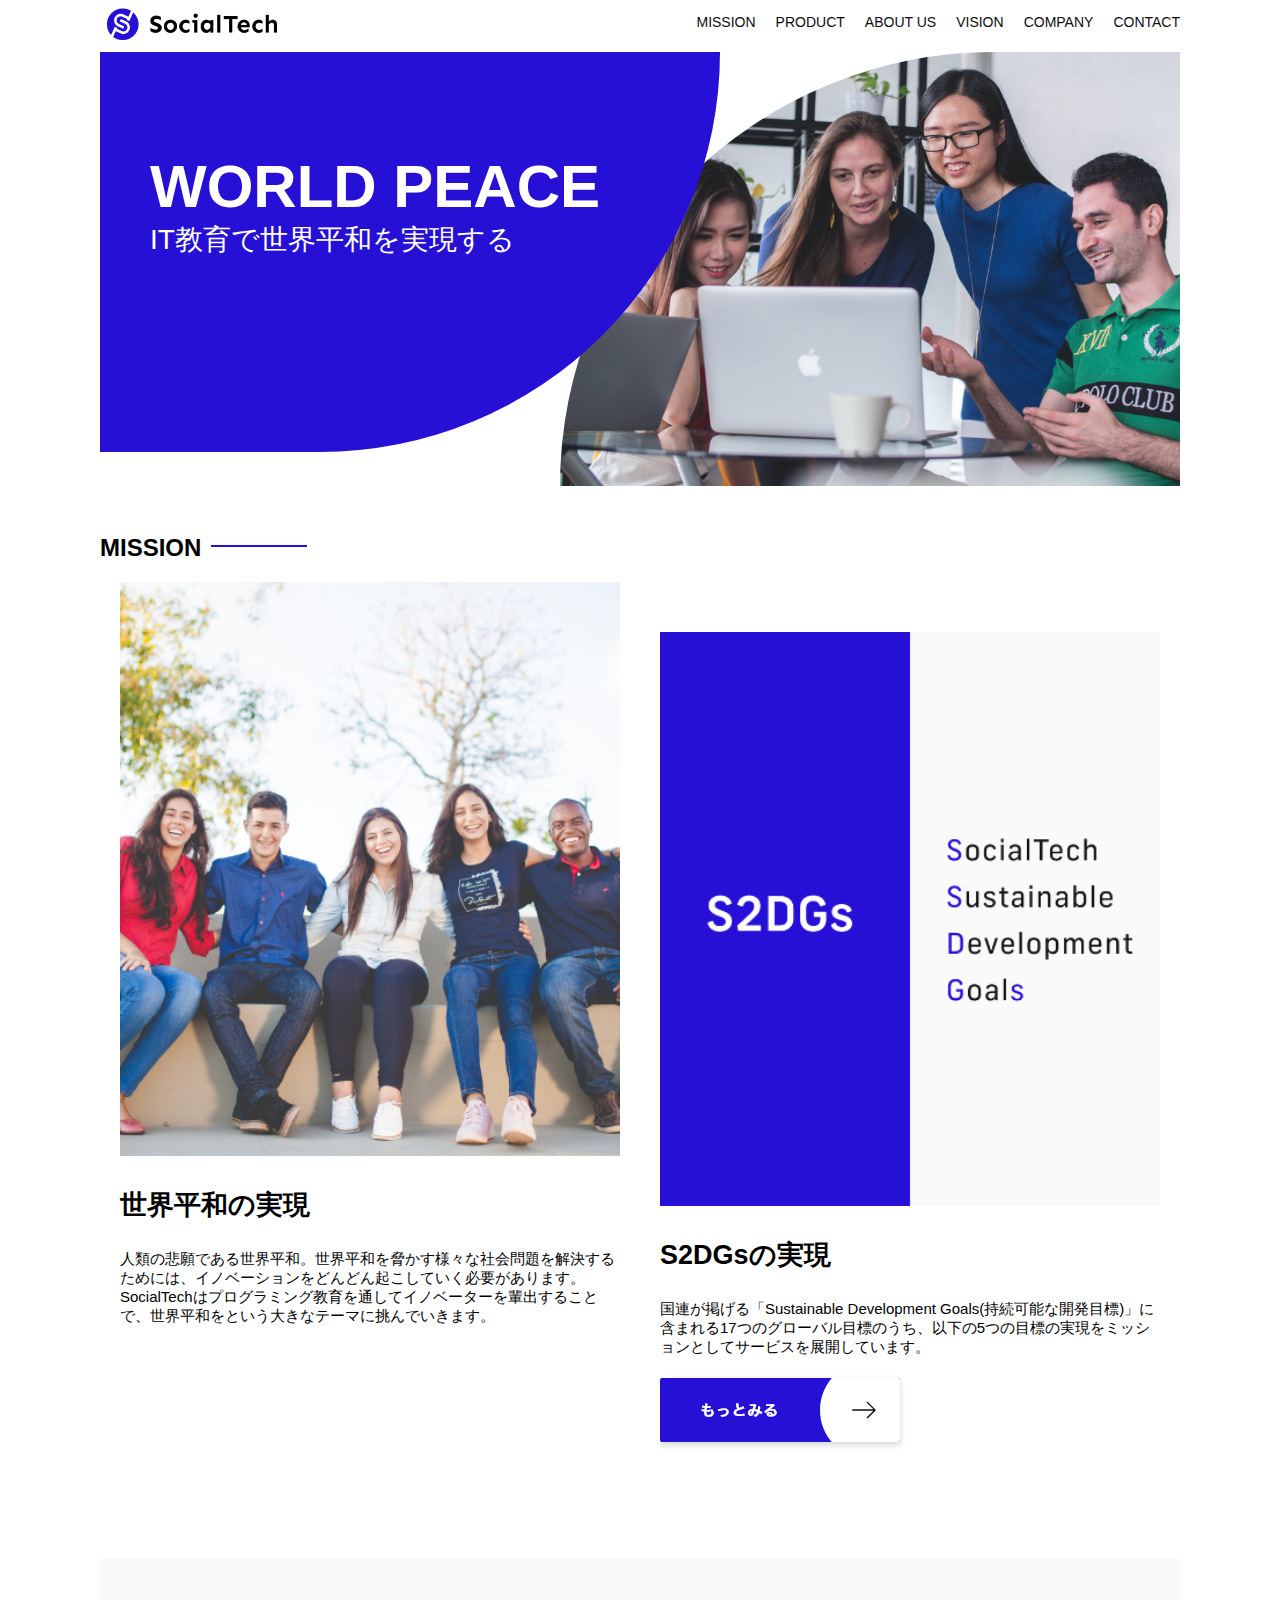
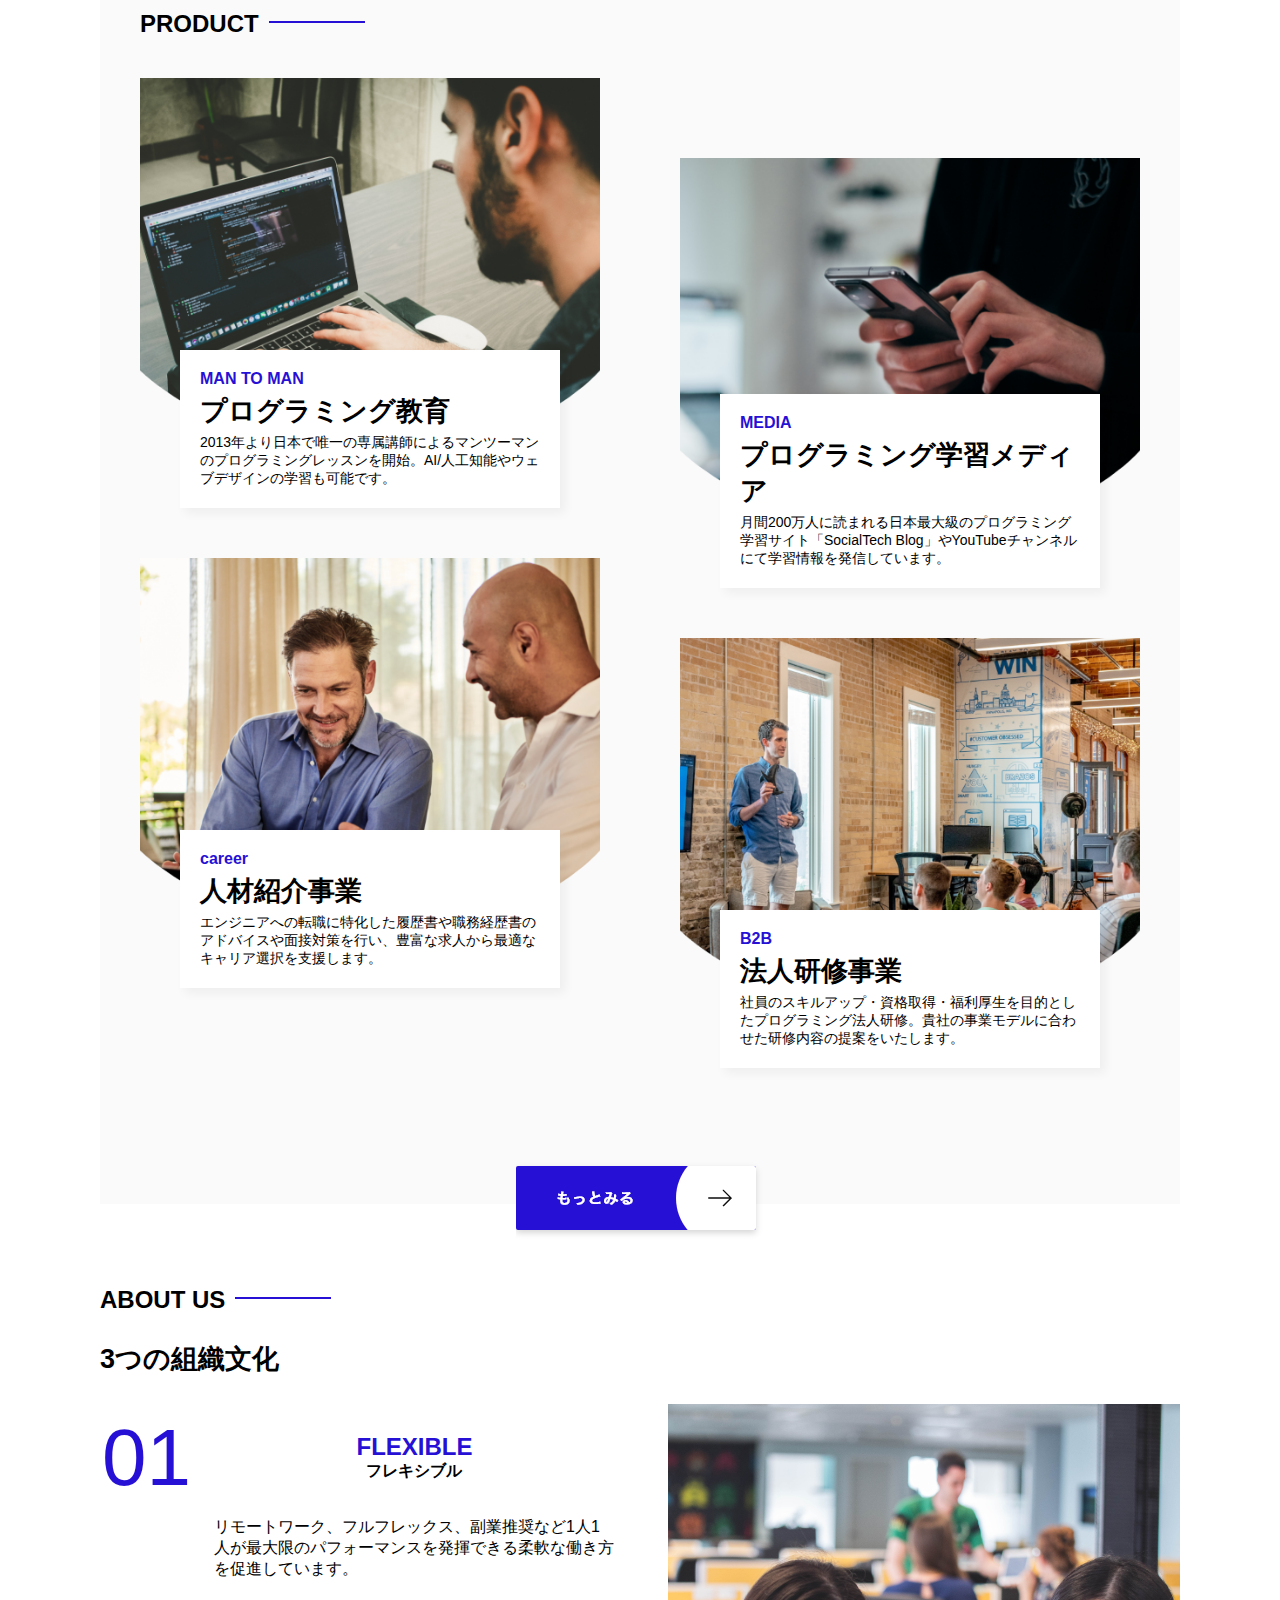
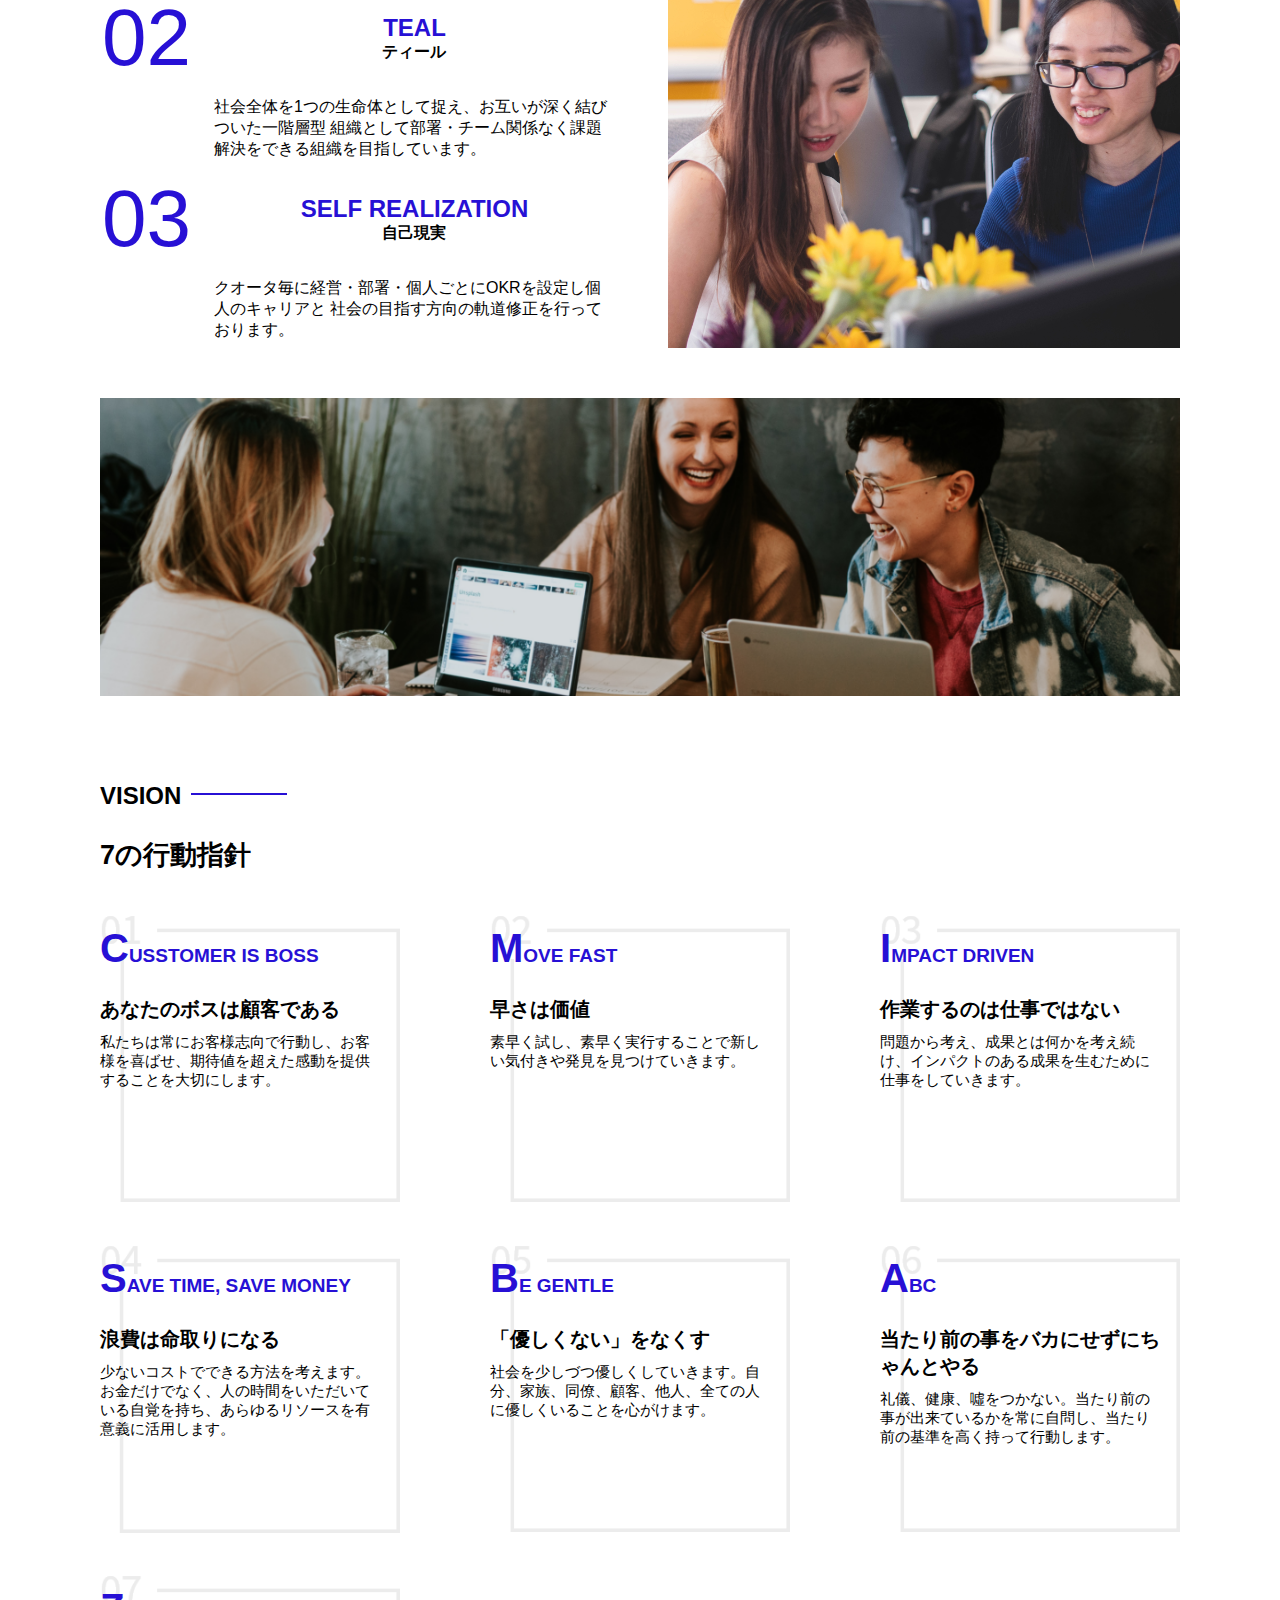
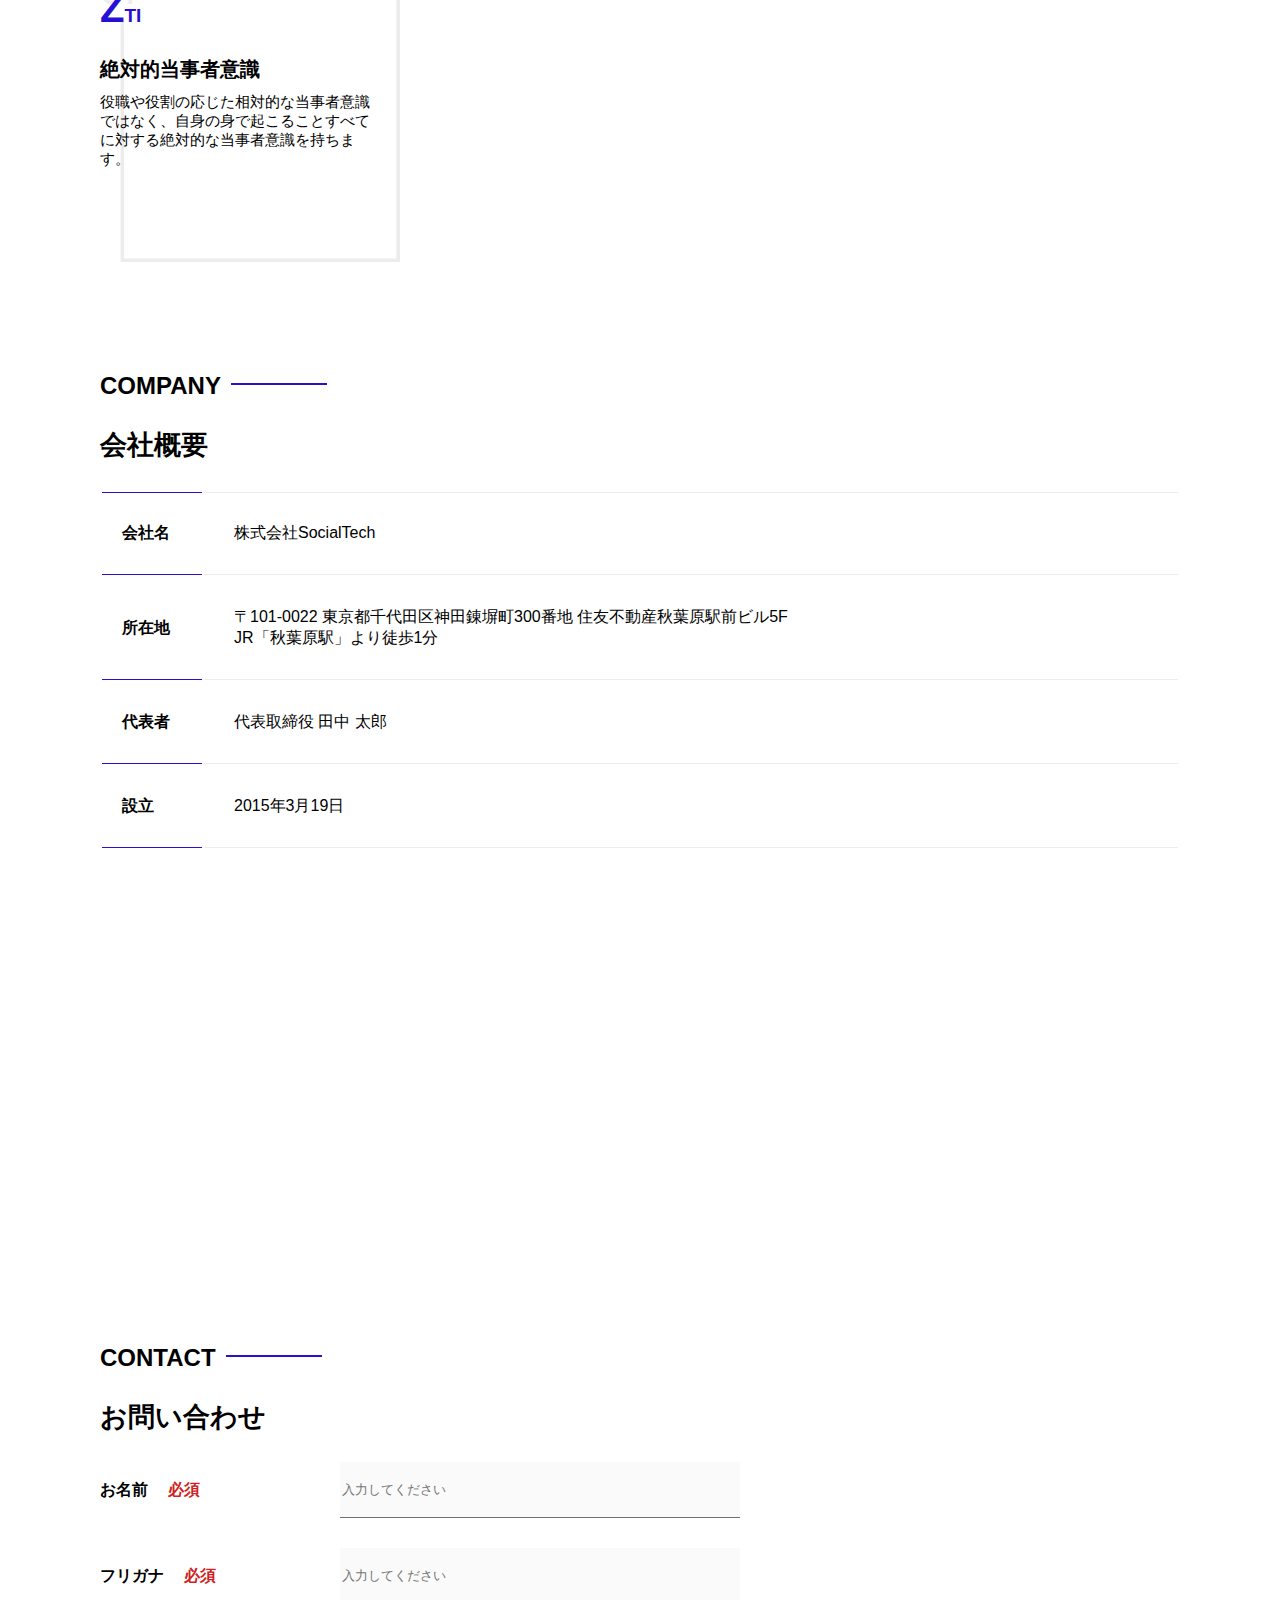
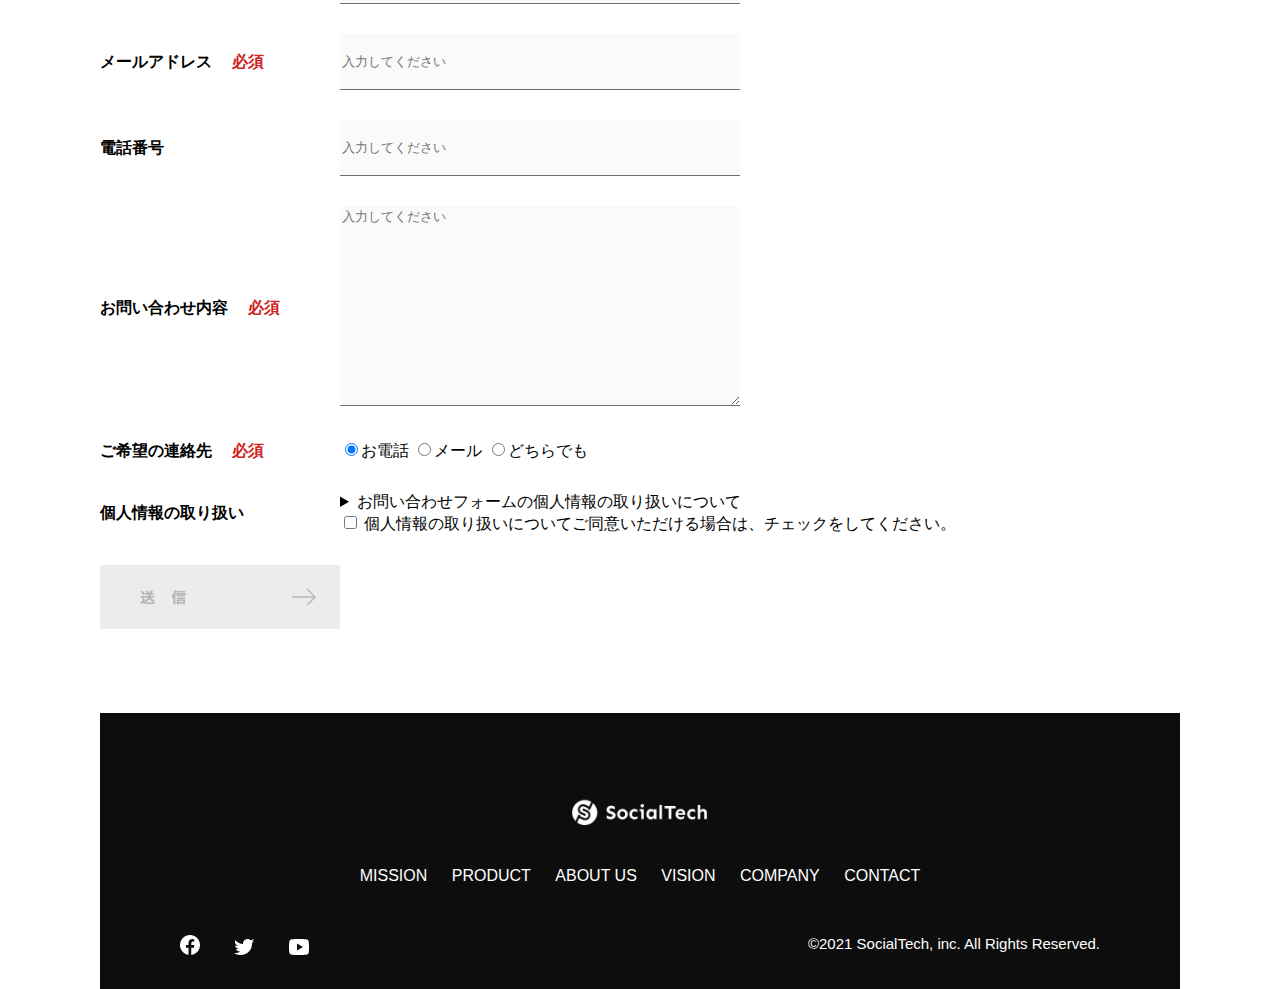
<file: kadai_tutorial_output/index.html>
<!DOCTYPE html>
<html>
<head>
  <meta charset="UTF-8">
  <meta name="description" content="SocialTechはEdTech業界のリーディングカンパニーを目指します。">
  <meta name="viewport" content="width=device-width, initial-scale=1.0">
  <title>SocialTech</title>
  <link rel="stylesheet" href="style.css">
</head>

<body>
  <!-- ヘッダー -->
  <header>
    <!-- ロゴ   -->
    <a href="index.html" id="logo">
      <img src="images/images/logo.png" alt="トップページに戻る">
    </a>

    <!-- パソコン用ナビゲーション -->
    <nav id="nav-pc">
      <ul>
        <li><a href="mission.html">MISSION</a></li>
        <li><a href="product.html">PRODUCT</a></li>
        <li><a href="index.html#aboutus">ABOUT US</a></li>
        <li><a href="index.html#vision">VISION</a></li>
        <li><a href="index.html#company">COMPANY</a></li>
        <li><a href="index.html#contact">CONTACT</a></li>
      </ul> 
    </nav>

    <!-- SP用メニューボタン -->
    <button id="menu-sp" onclick="document.getElementById('nav-sp').style.display='block'">
      <img src="images/images/button-menu.png" alt="ナビゲーションを開く">
    </button> 

    <!-- SP用ナビゲーション -->
    <div id="nav-sp">
      <button id="close" onclick="document.getElementById('nav-sp').style.display='none'">
        <img src="images/images/button-close.png" alt="ナビゲーションを閉じる">
      </button>

      <nav>
        <ul>
          <li>
            <a id="logo-sp" href="index.html"
            onclick="document.getElementById('nav-sp').style.display='none'">
            <img src="images/images/logo-sp.png" alt="トップページに戻る">
            </a>
          </li>
          <li><a class="menu" href="mission.html" onclick="document.getElementById('nav-sp').style.display='none'">MISSION</a></li>
          <li><a class="menu" href="product.html" onclick="document.getElementById('nav-sp').style.display='none'">PRODUCT</a></li>
          <li><a class="menu" href="index.html#aboutus" onclick="document.getElementById('nav-sp').style.display='none'">ABOUT US</a></li>
          <li><a class="menu" href="index.html#vision" onclick="document.getElementById('nav-sp').style.display='none'">VISION</a></li>
          <li><a class="menu" href="index.html#company" onclick="document.getElementById('nav-sp').style.display='none'">COMPANY</a></li>
          <li><a class="menu" href="index.html#contact" onclick="document.getElementById('nav-sp').style.display='none'">CONTACT</a></li>
        </ul>
      </nav>
      <div id="sns">
        <a href="https//www.facebook.com/sejuku2013">
          <img src="images/images/button-facebook.png" alt="Facebookのリンク">
        </a>
        <a href="https//twiter.com/samuraijuku">
          <img src="images/images/button-twitter.png" alt="Twitterのリンク">
        </a>
        <a href="https//www.yutube.com/channei/UCCFOQO5aDK0xXam4cUQXT8g">
          <img src="images/images/button-youtube.png" alt="YouTubeのリンク">
        </a>
      </div>
    </div> 

  </header>

  <main>
    <article>
      <!-- メインビジュアル -->
      <section id="main-visual">
        <div id="main-message">
          <h1>WORLD PEACE</h1>
          <p>IT教育で世界平和を実現する</p>
        </div>
        <img src="images/images/index/index-main.png" alt="㍶の周りに集まる多国籍の仲間たち">
      </section>
      <!-- ミッション -->
      <section id="mission">
        <h2 class="index-h2">MISSION</h2>
        <div id="mission-flex">
          <div>
            <img id="mission-photo" src="images/images/index//index-mission.png" alt="屋外のベンチで写真を撮影する多国籍の仲間たち">
            <h3>世界平和の実現</h3>
            <p>
              人類の悲願である世界平和。世界平和を脅かす様々な社会問題を解決するためには、イノベーションをどんどん起こしていく必要があります。SocialTechはプログラミング教育を通してイノベーターを輩出することで、世界平和をという大きなテーマに挑んでいきます。
            </p>
          </div>
          <div>
            <img id="s2dgs" src="images/images/index/s2dgs.png" alt="S2DGs">
            <h3>S2DGsの実現</h3>
            <p>
              国連が掲げる「Sustainable Development Goals(持続可能な開発目標)」に含まれる17つのグローバル目標のうち、以下の5つの目標の実現をミッションとしてサービスを展開しています。
            </p>
            <a href="mission.html">
              <img src="images/images/button-more.png" alt="もっとみる">
            </a>  
          </div>
        </div>
      </section>  

        <!-- プロダクト -->
      <section id="product">
        <h2 class="index-h2">PRODUCT</h2>
        <div class="product-flex">
          <div id="product-left">
            <div>
              <img class="product-photo" src="images/images/index/index-mantoman.png" alt="PCでコードを書く男性">
              <div class="product-explain">
                <span>MAN TO MAN</span>
                <h3>プログラミング教育</h3>
                <p>2013年より日本で唯一の専属講師によるマンツーマンのプログラミングレッスンを開始。AI/人工知能やウェブデザインの学習も可能です。</p>
              </div>
            </div>
            <div>
              <img class="product-photo" src="images/images/index/index-career.png" alt="笑顔で話し合う2人の男性">
              <div class="product-explain">
                <span>career</span>
                <h3>人材紹介事業</h3>
                <p>エンジニアへの転職に特化した履歴書や職務経歴書のアドバイスや面接対策を行い、豊富な求人から最適なキャリア選択を支援します。</p>
              </div>
            </div>
          </div>
          <div id="product-right">
            <div>
            <img class="product-photo" src="images/images/index/index-media.png" alt="スマートフォンを操作する人">
              <div class="product-explain">
                <span>MEDIA</span>
                <h3>プログラミング学習メディア</h3>
                <p>月間200万人に読まれる日本最大級のプログラミング学習サイト「SocialTech Blog」やYouTubeチャンネルにて学習情報を発信しています。</p>
              </div>
            </div>
            <div>
            <img class="product-photo" src="images/images/index/index-b2b.png" alt="公演中の男性とそれを聴く人々">
            <div class="product-explain">
              <span>B2B</span>
              <h3>法人研修事業</h3>
              <p>社員のスキルアップ・資格取得・福利厚生を目的としたプログラミング法人研修。貴社の事業モデルに合わせた研修内容の提案をいたします。</p>
              </div>
            </div>
          </div>
        </div>
        <div id="product-more">
          <a href="product.html">
            <img src="images/images/button-more.png" alt="もっとみる">
          </a>
        </div>
      </section> 
      
      <!-- ABOUT US -->
      <section id="aboutus">
        <h2 class="index-h2">ABOUT US</h2>
        <h3>3つの組織文化</h3>
        <div>
          <table class="culture-table">
            <tr>
              <td class="culture-num">01</td>
              <th><span class="culture-en">FLEXIBLE</span><br>フレキシブル</th>
            </tr>
            <tr>
              <td>
                <!-- 空のセル -->
              </td>
              <td class="culture-description">リモートワーク、フルフレックス、副業推奨など1人1人が最大限のパフォーマンスを発揮できる柔軟な働き方を促進しています。</td>
            </tr>
            <tr>
              <td class="culture-num">02</td>
              <th><span class="culture-en">TEAL</span><br>ティール</th>
            </tr>
            <tr>
              <td>
                <!-- 空のセル -->
              </td>
              <td class="culture-description">社会全体を1つの生命体として捉え、お互いが深く結びついた一階層型 組織として部署・チーム関係なく課題解決をできる組織を目指しています。</td>
            </tr>
            <tr>
              <td class="culture-num">03</td>
              <th><span class="culture-en">SELF REALIZATION</span><br>自己現実</th>
            </tr>
            <tr>
              <td>
                <!-- 空のセル -->
              </td>
              <td class="culture-description">クオータ毎に経営・部署・個人ごとにOKRを設定し個人のキャリアと 社会の目指す方向の軌道修正を行っております。</td>
            </tr>
          </table>
          <img class="culture-img" src="images/images/index/index-aboutus1.png" alt="笑顔で話し合う2人の女性">
        </div>
        <img class="culture-img2" src="images/images/index/index-aboutus2.png" alt="笑顔で話し合う3人の男女">
      </section>

      <!-- VISION -->
      <section id="vision">
          <h2 class="index-h2">VISION</h2>
          <h3>7の行動指針</h3>
          <div>
            <div class="vision-box">
              <img src="images/images/index/vision-01.png" alt="01">
              <div>
                <h4>CUSSTOMER IS BOSS</h4>
                <h5>あなたのボスは顧客である</h5>
                <p>私たちは常にお客様志向で行動し、お客様を喜ばせ、期待値を超えた感動を提供することを大切にします。</p>
              </div>
            </div>
            <div class="vision-box">
              <img src="images/images/index/vision-02.png" alt="02">
              <div>
                <h4>MOVE FAST</h4>
                <h5>早さは価値</h5>
                <p>素早く試し、素早く実行することで新しい気付きや発見を見つけていきます。</p>
              </div>
            </div>
            <div class="vision-box">
              <img src="images/images/index/vision-03.png" alt="03">
              <div>
                <h4>IMPACT DRIVEN</h4>
                <h5>作業するのは仕事ではない</h5>
                <p>問題から考え、成果とは何かを考え続け、インパクトのある成果を生むために仕事をしていきます。</p>
              </div>
            </div>
            <div class="vision-box">
              <img src="images/images/index/vision-04.png" alt="04">
              <div>
                <h4>SAVE TIME, SAVE MONEY</h4>
                <h5>浪費は命取りになる</h5>
                <p>少ないコストでできる方法を考えます。お金だけでなく、人の時間をいただいている自覚を持ち、あらゆるリソースを有意義に活用します。</p>
              </div>
            </div>
            <div class="vision-box">
              <img src="images/images/index/vision-05.png" alt="05">
              <div>
                <h4>BE GENTLE</h4>
                <h5>「優しくない」をなくす</h5>
                <p>社会を少しづつ優しくしていきます。自分、家族、同僚、顧客、他人、全ての人に優しくいることを心がけます。</p>
              </div>
            </div>
            <div class="vision-box">
              <img src="images/images/index/vision-06.png" alt="06">
              <div>
                <h4>ABC</h4>
                <h5>当たり前の事をバカにせずにちゃんとやる</h5>
                <p>礼儀、健康、噓をつかない。当たり前の事が出来ているかを常に自問し、当たり前の基準を高く持って行動します。</p>
              </div>
            </div>
            <div class="vision-box">
              <img src="images/images/index/vision-07.png" alt="07">
              <div>
                <h4>ZTI</h4>
                <h5>絶対的当事者意識</h5>
                <p>役職や役割の応じた相対的な当事者意識ではなく、自身の身で起こることすべてに対する絶対的な当事者意識を持ちます。</p>
              </div>
            </div>
      </div>
      </section>

      <!-- COMPUNY -->
      <section id="company">
        <h2 class="index-h2">COMPANY</h2>
        <h3>会社概要</h3>
        <table id="company-table">
          <tr>
            <th class="tableheader tableheader-first">会社名</th>
            <td class="cell cell-first">株式会社SocialTech</td>
          </tr>
          <tr>
            <th class="tableheader">所在地</th>
            <td class="cell">〒101-0022 東京都千代田区神田錬塀町300番地 住友不動産秋葉原駅前ビル5F<br>JR「秋葉原駅」より徒歩1分</td>
          </tr>
          <tr>
            <th class="tableheader">代表者</th>
            <td class="cell">代表取締役 田中 太郎</td>
          </tr>
          <tr>
            <th class="tableheader">設立</th>
            <td class="cell">2015年3月19日</td>
          </tr>
        </table>
        <iframe 
          src="https://www.google.com/maps/embed?pb=!1m18!1m12!1m3!1d3240.0688540195165!2d139.7746526!3d35.6999232!2m3!1f0!2f0!3f0!3m2!1i1024!2i768!4f13.1!3m3!1m2!1s0x60188fee13660e23%3A0x77137876edf742ac!2z5L2P5Y-L5LiN5YuV55Sj56eL6JGJ5Y6f6aeF5YmN44OT44Or!5e0!3m2!1sja!2sjp!4v1756644698878!5m2!1sja!2sjp"
          style="border:0;" allowfullscreen="" loading="lazy">
        </iframe>
      </section>

      <!-- お問い合わせフォーム -->
      <section id="contact">
        <h2 class="index-h2">CONTACT</h2>
        <h3>お問い合わせ</h3>
        <form>
          <div>
            <div class="contact-heading">
              <label class="contact-label">お名前<span class="contact-span">必須</span></label>
            </div>
            <div>
              <input type="text" name="name" placeholder="入力してください" class="contact-textbox">
            </div>
          </div>
          <div>
            <div class="contact-heading">
              <label class="contact-label">フリガナ<span class="contact-span">必須</span></label>
            </div>
            <div>
              <input type="text" name="hurigana" placeholder="入力してください" class="contact-textbox">
            </div>
          </div>
          <div>
            <div class="contact-heading">
              <label class="contact-label">メールアドレス<span class="contact-span">必須</span></label>
            </div>
            <div>
              <input type="text" name="email" placeholder="入力してください" class="contact-textbox">
            </div>
          </div>
          <div>
            <div class="contact-heading">
              <label class="contact-label">電話番号</label>
            </div>
            <div>
              <input type="text" name="tel" placeholder="入力してください" class="contact-textbox">
            </div>
          </div>
          <div>
            <div class="contact-heading">
              <label class="contact-label">お問い合わせ内容<span class="contact-span">必須</span></label>
            </div>
            <div>
              <textarea class="contact-textarea" placeholder="入力してください" name="message"></textarea>
            </div>
          </div>
          <div>
            <div class="contact-heading">
              <label class="contact-label">ご希望の連絡先<span class="contact-span">必須</span></label>
            </div>
            <div>
              <input class="radiobutton" type="radio" value="tel" name="contact" checked><label>お電話</label>
              <input class="radiobutton" type="radio" value="mail" name="contact"><label>メール</label>
              <input class="radiobutton" type="radio" value="both" name="contact"><label>どちらでも</label>
            </div>
          </div>
            <div>
              <div class="contact-heading">
                <label class="contact-label">個人情報の取り扱い</label>
              </div>
              <div>
                <details>
                  <summary>お問い合わせフォームの個人情報の取り扱いについて</summary>
                  <div>
                    <dl>
                      <dt>１．組織の名称又は氏名</dt>
                      <dd>株式会社SocialTech</dd>
                      <dt>２．個人情報保護管理者（若しくはその代理人）の氏名又は職名、所属及び連絡先</dt>
                      <dd>
                        <p>鈴木 一郎 コーポレート部</p>
                        <p>メールアドレス：samurai@example.com</p>
                        <p>TEL：03-1234-5678</p>
                      </dd>
                      <dt>３．個人情報の利用目的</dt>
                      <dd>
                        <ul>
                          <li>本サービス及び本サービスに関連する情報の提供又はそれらに関する連絡のため</li>
                          <li>ユーザーの本人確認のため</li>
                          <li>当社サービスのご案内のため</li>
                          <li>当社の商品等の広告または宣伝（電子メールによるものを含むものとします。）</li>
                        </ul>
                      </dd>
                      <dt>４．個人情報の取り扱い業務の委託</dt>
                      <dd>個人情報の取扱業務の全部または一部を外部に業務委託する場合があります。その際、弊社は、個人情報を適切に保護できる管理体制を敷き実行していることを条件として委託先を厳選したうえで、機密保持契約を委託先と締結し、お客様の個人情報を厳密に管理させます。</dd>
                      <dt>５．個人情報の開示等の請求</dt>
                      <dd>
                        お客様は、弊社に対してご自身の個人情報の開示等（利用目的の通知、開示、内容の訂正・追加・削除、利用の停止または消去、第三者への提供の停止）に関して、当社問合わせ窓口に申し出ることができます。<br>
                        その際、弊社はお客様ご本人を確認させていただいたうえで、合理的な期間内に対応いたします。<br>
                        なお、個人情報に関する弊社問合わせ先は、次の通りです。
                      </dd>
                      <dd>
                        <p>株式会社SocialTech 個人情報問合せ窓口</p>
                        <p>〒150-0043 東京都千代田区神田練塀町300番地 住友不動産秋葉原駅前ビル5F</p>
                        <p>メールアドレス：samurai@example.com TEL：03-1234-5678</p>
                      </dd>
                      

                      <dt>６．個人情報を提供されることの任意性について</dt>
                      <dd>お客様がご自身の個人情報を弊社に提供されるか否かは、お客様のご判断によりますが、もしご提供されない場合には、適切なサービスが提供できない場合がありますので予めご了承ください。</dd>
                    </dl>
                  </div>
                </details>
                <input type="checkbox" name="agree">
                <span>個人情報の取り扱いについてご同意いただける場合は、チェックをしてください。</span>
              </div>
            </div>
            <input type="image" src="images/images/button-submit.png" alt="送信する">

          </form>
      </section>   
    </article>
  </main>

  <footer>
    <div id="footer-logo">
      <img src="images/images/logo-sp.png" alt="SocialTech">
    </div>
    <div id="footer-link">
    <a href="mission.html">MISSION</a>
      <a href="product.html">PRODUCT</a>
      <a href="index.html#aboutus">ABOUT US</a>
      <a href="index.html#vision">VISION</a>        <a href="index.html#company">COMPANY</a>
      <a href="index.html#contact">CONTACT</a>
    </div>
    <div id="sns-footer">
      <div class="sns-btns">
        <a href="https//www.facebook.com/sejuku2013">
          <img src="images/images/button-facebook.png" alt="Facebookのリンク"></a>
        <a href="https//twitter.com/samuraijuku">
          <img src="images/images/button-twitter.png" alt="Twitterのリンク"></a>
        <a href="https//www.youtube.com/channel/UCCFOQO5aDK0xXam4cUQXT8g">
          <img src="images/images/button-youtube.png" alt="YouTubeのリンク"></a>
      </div>
      <p id="copyright">&copy;2021 SocialTech, inc. All Rights Reserved.</p>
    </div>
  </footer>
</body>

</html>
</file>
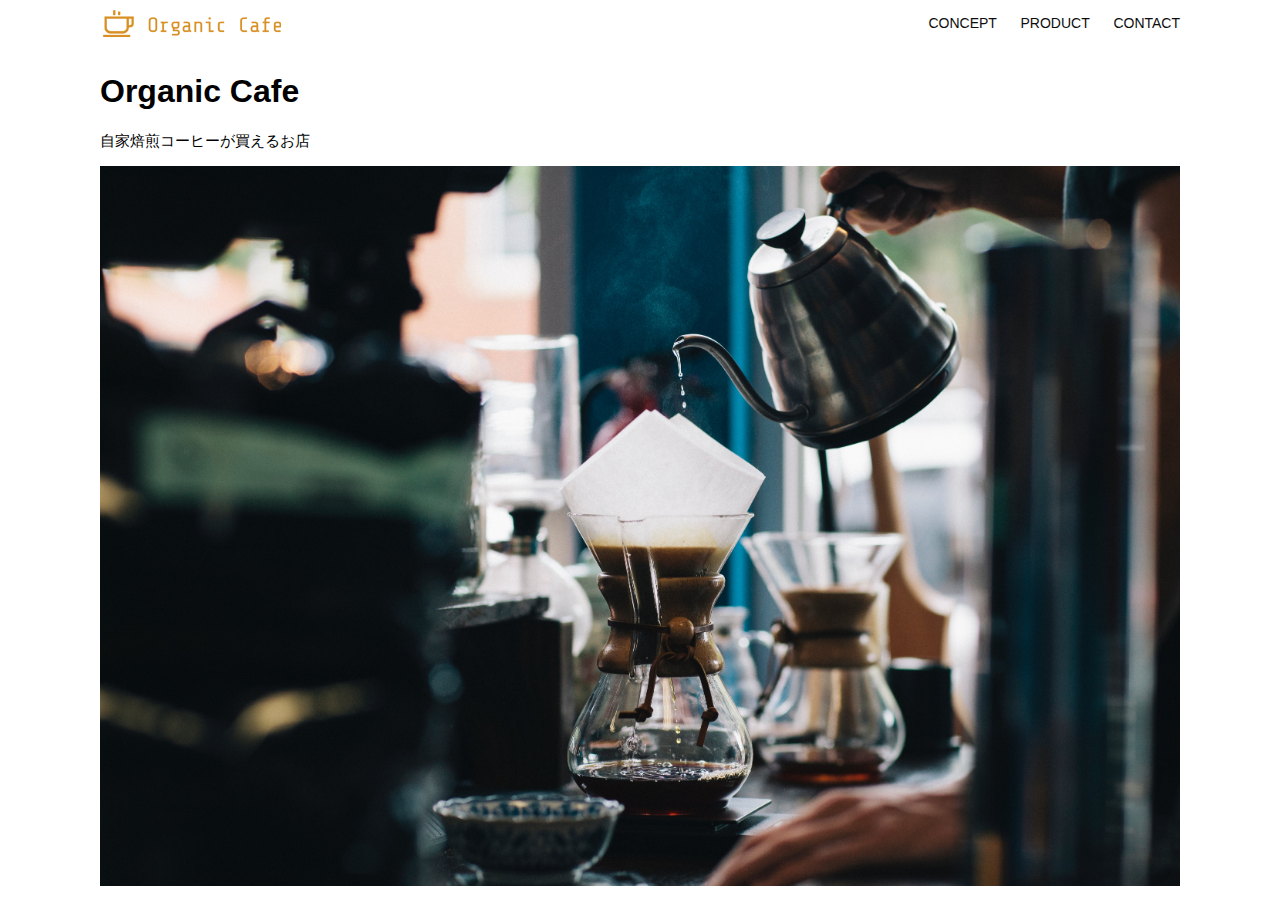
<file: kadai_013/html-css-kadai-013/index.html>
<!DOCTYPE html>
<html>
  <head>
    <title>Organic Cafe</title>
    <meta charset="UTF-8" />
    <meta name="description" content="自家焙煎のコーヒーがお家で楽しめるOrganic Cafe"/>
    <meta name="viewport" content="width=device-width, initial-scale=1.0" />
    <link rel="stylesheet" href="style.css" />
  </head>
  <body>
    <!-- ヘッダー -->
    <header>
      <!-- ロゴ -->
      <a href="index.html" id="logo"><img src="images/logo.png" alt="トップページに戻る"/></a>

      <!-- PC用ナビゲーション -->
      <nav id="nav-pc">
        <a href="index.html#concept">CONCEPT</a>
        <a href="index.html#product">PRODUCT</a>
        <a href="index.html#contact">CONTACT</a>
      </nav>

      <!-- SP用メニューボタン -->
      <img id="menu-sp" src="images/button-menu.png" alt="ナビゲーションを開く" onclick="document.getElementById('nav-sp').style.display='block'">

      <!-- SP用ナビゲーション -->
      <nav id="nav-sp">
          <ul>
           <li>
           <img id="close" src="images/button-close.png" alt="ナビゲーションを閉じる" onclick="document.getElementById('nav-sp').style.display='none'">
            </li>
            <li>
              <a id="logo-sp" href="index.html" onclick="document.getElementById('nav-sp').style.display='none'"> <img src="images/logo-sp.png" alt="トップページに戻る"></a>
            </li>
            <li><a class="menu" href="index.html#concept" onclick="document.getElementById('nav-sp').style.display='none'">CONCEPT</a></li>
            <li><a class="menu" href="index.html#product" onclick="document.getElementById('nav-sp').style.display='none'">PRODUCT</a></li>
            <li><a class="menu" href="index.html#contact" onclick="document.getElementById('nav-sp').style.display='none'">CONTACT</a></li>
          </ul>
      </nav>   
    </header>
    <main>
      <article>
        <!-- メインビジュアル -->
        <section id="main-visual">
          <div id="main-message">
            <h1>Organic Cafe</h1>
            <p>自家焙煎コーヒーが買えるお店</p>
          </div>
          <img src="images/main-image.jpg" alt="コーヒーをハンドドリップで淹れる画像"/>
        </section>
      </article>
    </main>
  </body>
</html>
</file>
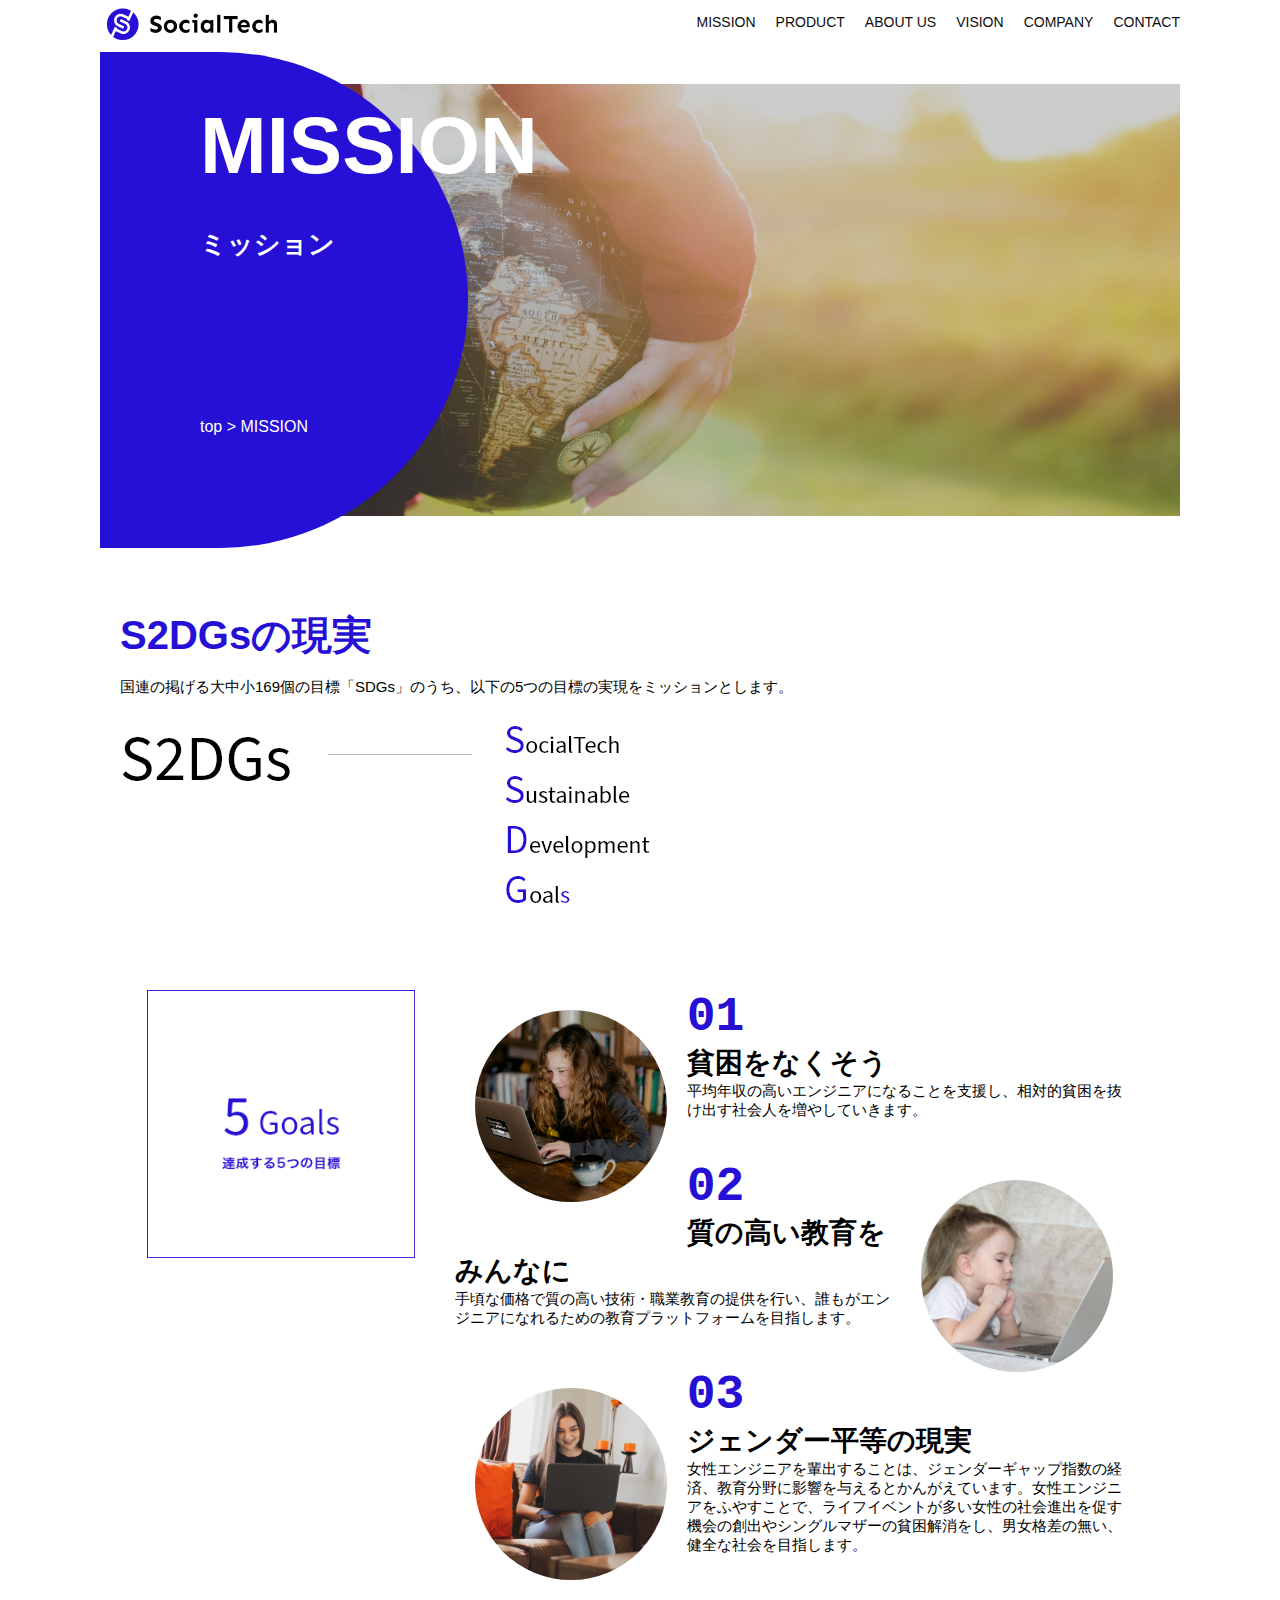
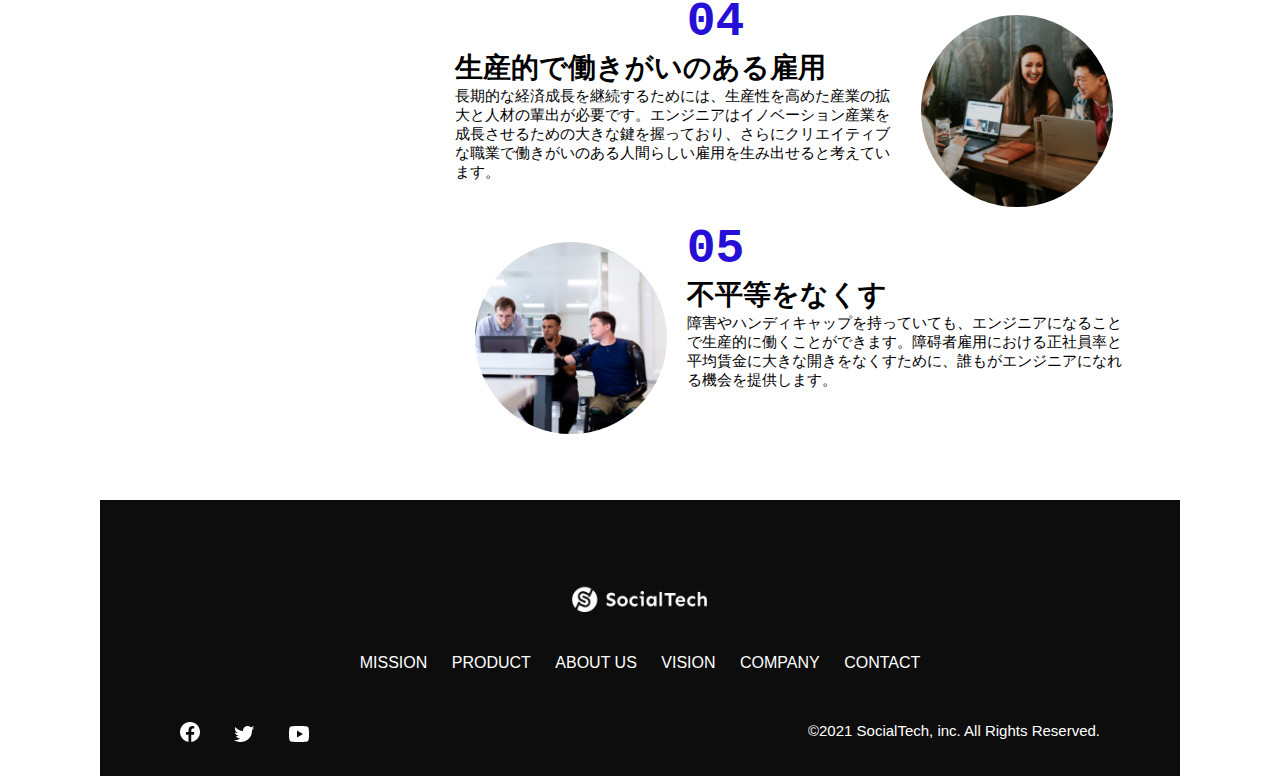
<file: kadai_tutorial_output/mission.html>
<!DOCTYPE html>
<html>
<head>
  <meta charset="UTF-8">
  <meta name="viewport" content="width=device-width, initial-scale=1.0">
  <meta name="description" content="SocialTechが目指す5つの目標(S2DGs)を紹介します">
  <link rel="stylesheet" href="style.css">
  <title>SocialTech - MISSION ミッション -</title>
</head>
<body>
  <header>
        <!-- ロゴ   -->
    <a href="index.html" id="logo">
      <img src="images/images/logo.png" alt="トップページに戻る">
    </a>

    <!-- パソコン用ナビゲーション -->
    <nav id="nav-pc">
      <ul>
        <li><a href="mission.htm">MISSION</a></li>
        <li><a href="product.html">PRODUCT</a></li>
        <li><a href="index.html#aboutus">ABOUT US</a></li>
        <li><a href="index.html#vision">VISION</a></li>
        <li><a href="index.html#company">COMPANY</a></li>
        <li><a href="index.html#contact">CONTACT</a></li>
      </ul> 
    </nav>

    <!-- SP用メニューボタン -->
    <button id="menu-sp" onclick="document.getElementById('nav-sp').style.display='block'">
      <img src="images/images/button-menu.png" alt="ナビゲーションを開く">
    </button> 

    <!-- SP用ナビゲーション -->
    <div id="nav-sp">
      <button id="close" onclick="document.getElementById('nav-sp').style.display='none'">
        <img src="images/images/button-close.png" alt="ナビゲーションを閉じる">
      </button>

      <nav>
        <ul>
          <li>
            <a id="logo-sp" href="index.html"
            onclick="document.getElementById('nav-sp').style.display='none'">
            <img src="images/images/logo-sp.png" alt="トップページに戻る">
            </a>
          </li>
          <li><a class="menu" href="mission.html" onclick="document.getElementById('nav-sp').style.display='none'">MISSION</a></li>
          <li><a class="menu" href="product.html" onclick="document.getElementById('nav-sp').style.display='none'">PRODUCT</a></li>
          <li><a class="menu" href="index.html#aboutus" onclick="document.getElementById('nav-sp').style.display='none'">ABOUT US</a></li>
          <li><a class="menu" href="index.html#vision" onclick="document.getElementById('nav-sp').style.display='none'">VISION</a></li>
          <li><a class="menu" href="index.html#company" onclick="document.getElementById('nav-sp').style.display='none'">COMPANY</a></li>
          <li><a class="menu" href="index.html#contact" onclick="document.getElementById('nav-sp').style.display='none'">CONTACT</a></li>
        </ul>
      </nav>
      <div id="sns">
        <a href="https//www.facebook.com/sejuku2013">
          <img src="images/images/button-facebook.png" alt="Facebookのリンク">
        </a>
        <a href="https//twiter.com/samuraijuku">
          <img src="images/images/button-twitter.png" alt="Twitterのリンク">
        </a>
        <a href="https//www.yutube.com/channei/UCCFOQO5aDK0xXam4cUQXT8g">
          <img src="images/images/button-youtube.png" alt="YouTubeのリンク">
        </a>
      </div>
    </div>      
  </header>

  <main>
    <article>
      <section id="mission-main">
        <div class="mission-main-inner">
          <div id="mission-title">
            <h1>MISSION<br><span>ミッション</span></h1>
            <p>top > MISSION</p>
          </div>
        </div>
      </section>

      <section id="mission-s2dgs">
        <h2 class="mission-h2">S2DGsの現実</h2>
        <p>国連の掲げる大中小169個の目標「SDGs」のうち、以下の5つの目標の実現をミッションとします。</p>
        <img src="images/images/mission/mission-s2dgs.png" alt="S2DGs">
      </section>

      <section id="mission-five-goals">
        <div class="five-goals-image">
          <img src="images/images/mission/mission-5goals.png">
        </div>
        <div class="five-goals-read">
          <div>
            <img class="fivegoals-image-left" src="images/images/mission/mission-5goals01.png" alt="PCを操作する女の子">
            <samp class="fivegoals-number">01</samp>
            <h3 class="fivegoals-h3">貧困をなくそう</h3>
            <p class="fivegoals-p">平均年収の高いエンジニアになることを支援し、相対的貧困を抜け出す社会人を増やしていきます。</p>
          </div>
          <div>
            <img class="fivegoals-image-right" src="images/images/mission/mission-5goals02.png" alt="PCを見つめる小さい女の子">
            <samp class="fivegoals-number">02</samp>
            <h3 class="fivegoals-h3">質の高い教育をみんなに</h3>
            <p class="fivegoals-p">手頃な価格で質の高い技術・職業教育の提供を行い、誰もがエンジニアになれるための教育プラットフォームを目指します。</p>
          </div>
          <div>
            <img class="fivegoals-image-left" src="images/images/mission/mission-5goals03.png" alt="PCを操作する女性">
            <samp class="fivegoals-number">03</samp>
            <h3 class="fivegoals-h3">ジェンダー平等の現実</h3>
            <p class="fivegoals-p">女性エンジニアを輩出することは、ジェンダーギャップ指数の経済、教育分野に影響を与えるとかんがえています。女性エンジニアをふやすことで、ライフイベントが多い女性の社会進出を促す機会の創出やシングルマザーの貧困解消をし、男女格差の無い、健全な社会を目指します。</p>
          </div>
          <div>
            <img class="fivegoals-image-right" src="images/images/mission/mission-5goals04.png" alt="笑顔で話し合う3人の男女">
            <samp class="fivegoals-number">04</samp>
            <h3 class="fivegoals-h3">生産的で働きがいのある雇用</h3>
            <p class="fivegoals-p">長期的な経済成長を継続するためには、生産性を高めた産業の拡大と人材の輩出が必要です。エンジニアはイノベーション産業を成長させるための大きな鍵を握っており、さらにクリエイティブな職業で働きがいのある人間らしい雇用を生み出せると考えています。</p>
          </div>
          <div>
            <img class="fivegoals-image-left" src="images/images/mission/mission-5goals05.png" alt="障害を持つ男性が生き生きと働く様子">
            <samp class="fivegoals-number">05</samp>
            <h3 class="fivegoals-h3">不平等をなくす</h3>
            <p class="fivegoals-p">障害やハンディキャップを持っていても、エンジニアになることで生産的に働くことができます。障碍者雇用における正社員率と平均賃金に大きな開きをなくすために、誰もがエンジニアになれる機会を提供します。</p>
          </div>
        </div>
      </section>

    </article>
  </main>

  <footer>
    <div id="footer-logo">
      <img src="images/images/logo-sp.png" alt="SocialTech">
    </div>
    <div id="footer-link">
      <a href="mission.html">MISSION</a>
      <a href="product.html">PRODUCT</a>
      <a href="index.html#aboutus">ABOUT US</a>
      <a href="index.html#vision">VISION</a>       
      <a href="index.html#company">COMPANY</a>
      <a href="index.html#contact">CONTACT</a>
    </div>
    <div id="sns-footer">
      <div class="sns-btns">
        <a href="https//www.facebook.com/sejuku2013">
          <img src="images/images/button-facebook.png" alt="Facebookのリンク"></a>
        <a href="https//twitter.com/samuraijuku">
          <img src="images/images/button-twitter.png" alt="Twitterのリンク"></a>
        <a href="https//www.youtube.com/channel/UCCFOQO5aDK0xXam4cUQXT8g">
          <img src="images/images/button-youtube.png" alt="YouTubeのリンク"></a>
      </div>
      <p id="copyright">&copy;2021 SocialTech, inc. All Rights Reserved.</p>
    </div>


  </footer>
  
</body>
</html>
</file>
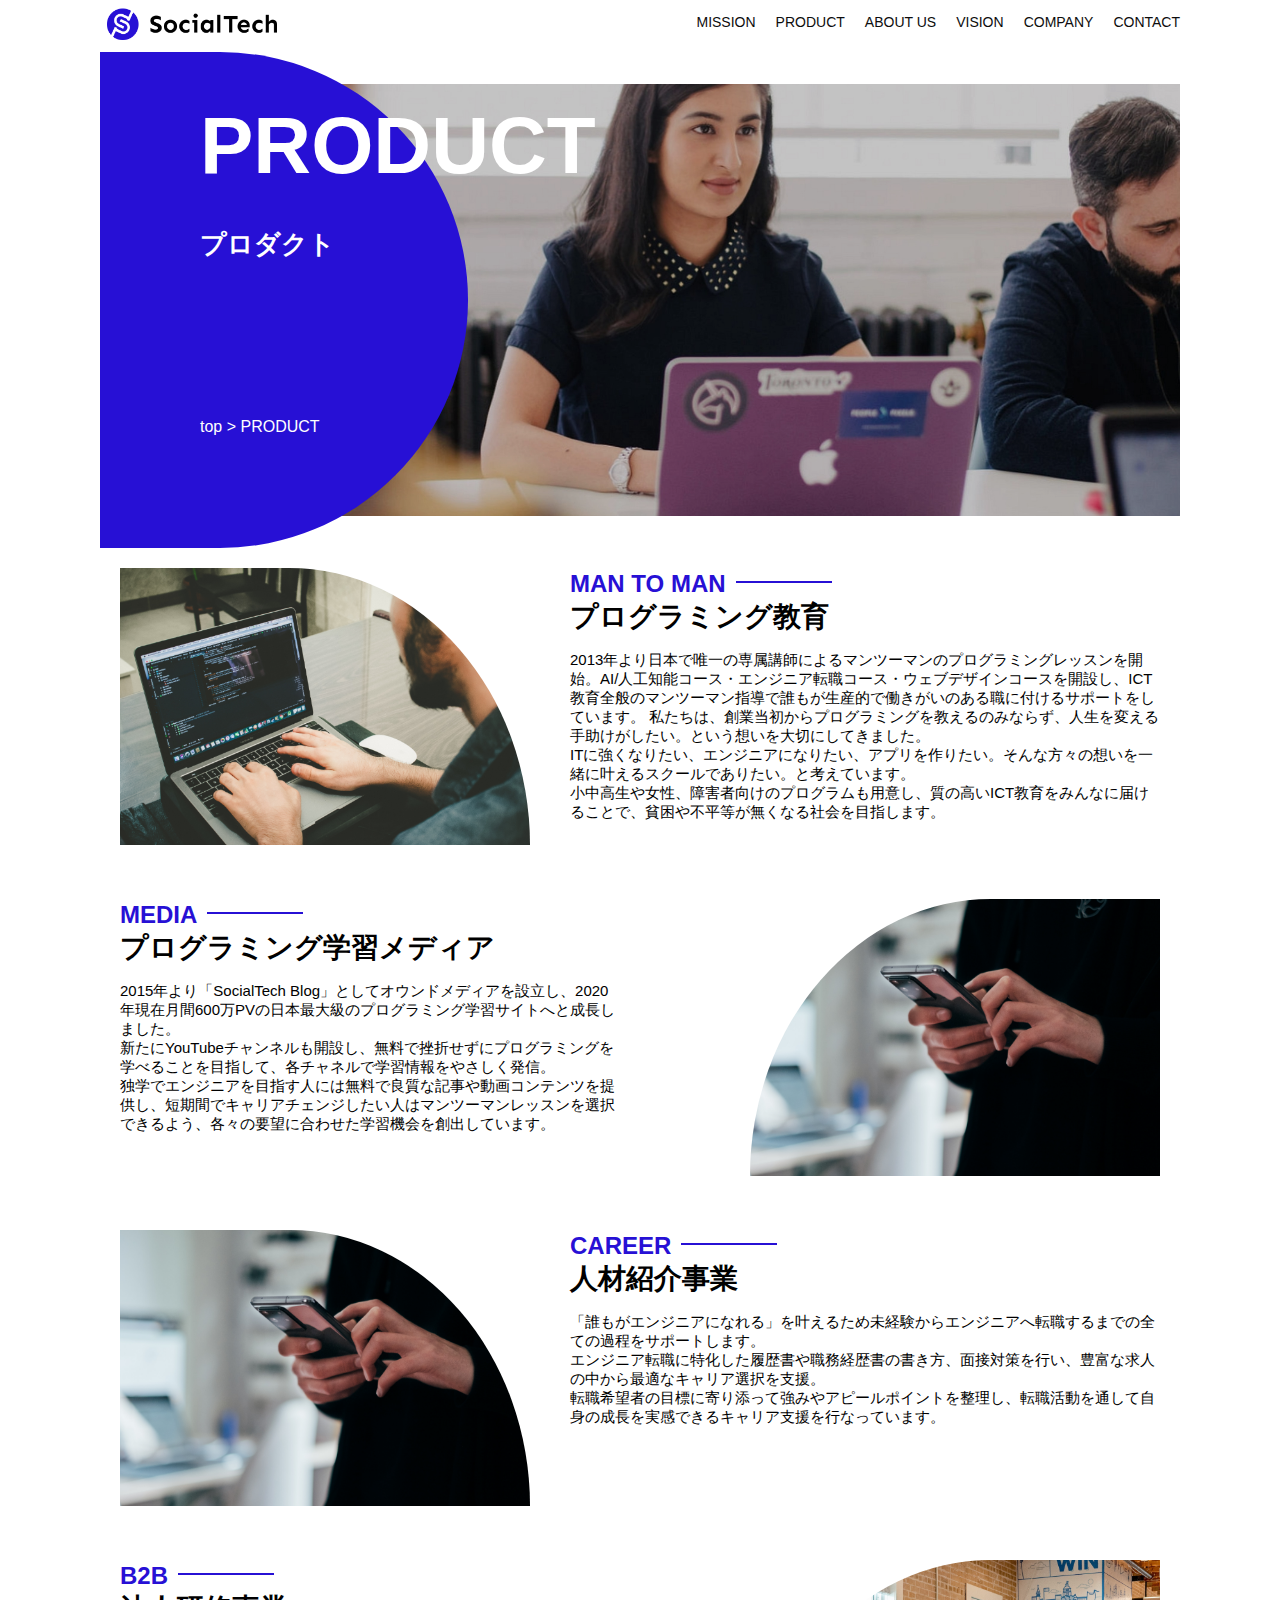
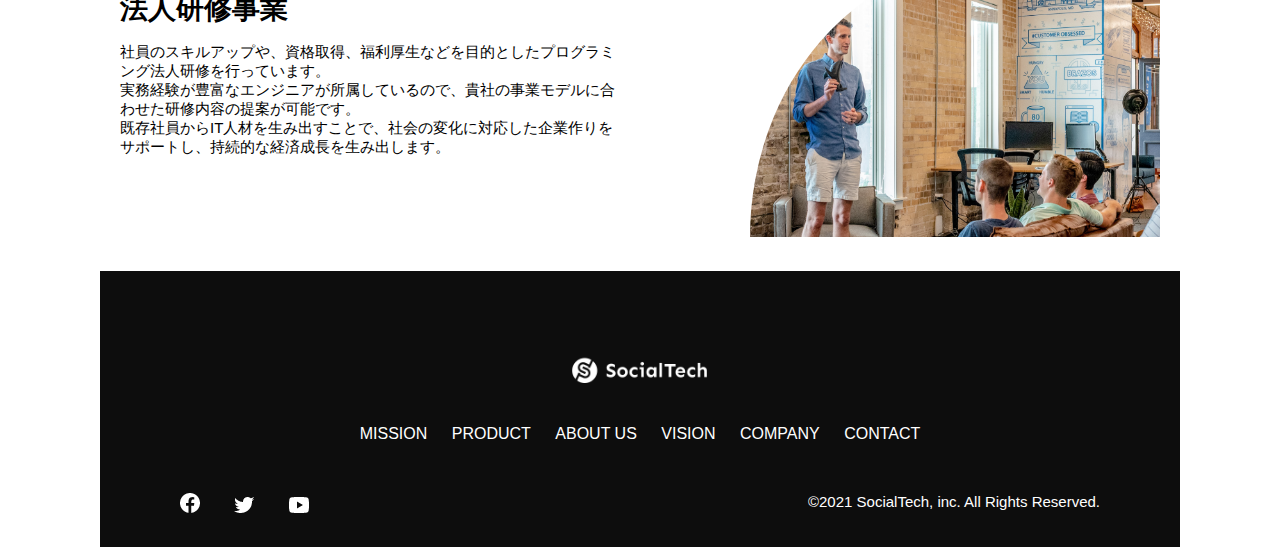
<file: kadai_tutorial_output/product.html>
<!DOCTYPE html>
<html>
  <head>
    <meta charset="UTF-8">
    <meta name="viewport" content="width=device-width, initial-scale=1.0">
    <meta name="description" content="SocialTechの4つのプロダクトを紹介します">
    <link rel="stylesheet" href="style.css">
    <title>SocialTech - PRODUCT プロダクト -</title>
  </head>

  <body>
    <header>
      <a href="index.html" id="logo">
        <img src="images/images/logo.png" alt="トップページに戻る">
    </a>

  <!-- PC用ナビゲーション -->
    <nav id="nav-pc">
      <ul>
        <li><a href="mission.html">MISSION</a></li>
        <li><a href="product.html">PRODUCT</a></li>
        <li><a href="index.html#aboutus">ABOUT US</a></li>
        <li><a href="index.html#vision">VISION</a></li>
        <li><a href="index.html#company">COMPANY</a></li>
        <li><a href="index.html#contact">CONTACT</a></li>
      </ul> 
    </nav>

  <!-- SP用メニューボタン-->
      <button id="menu-sp"
      onclick="document.getElementById('nav-sp').style.display='block'">
      <img src="images/images/button-menu.png" alt="ナビゲーションを開く">
      </button>

  <!-- SP用ナビゲーション -->
    <div id="nav-sp">
      <button id="close" onclick="document.getElementById('nav-sp').style.display='none'">
        <img src="images/images/button-close.png" alt="ナビゲーションを閉じる">
      </button>

      <nav>
        <ul>
          <li>
            <a id="logo-sp" href="index.html"
            onclick="document.getElementById('nav-sp').style.display='none'">
            <img src="images/images/logo-sp.png" alt="トップページに戻る">
            </a>
          </li>
          <li><a class="menu" href="mission.html" onclick="document.getElementById('nav-sp').style.display='none'">MISSION</a></li>
          <li><a class="menu" href="product.html" onclick="document.getElementById('nav-sp').style.display='none'">PRODUCT</a></li>
          <li><a class="menu" href="index.html#aboutus" onclick="document.getElementById('nav-sp').style.display='none'">ABOUT US</a></li>
          <li><a class="menu" href="index.html#vision" onclick="document.getElementById('nav-sp').style.display='none'">VISION</a></li>
          <li><a class="menu" href="index.html#company" onclick="document.getElementById('nav-sp').style.display='none'">COMPANY</a></li>
          <li><a class="menu" href="index.html#contact" onclick="document.getElementById('nav-sp').style.display='none'">CONTACT</a></li>
        </ul>
      </nav>
      <div id="sns">
        <a href="https//www.facebook.com/sejuku2013">
          <img src="images/images/button-facebook.png" alt="Facebookのリンク">
        </a>
        <a href="https//twiter.com/samuraijuku">
          <img src="images/images/button-twitter.png" alt="Twitterのリンク">
        </a>
        <a href="https//www.yutube.com/channei/UCCFOQO5aDK0xXam4cUQXT8g">
          <img src="images/images/button-youtube.png" alt="YouTubeのリンク">
        </a>
      </div>
    </div>
  </header>

  <main>
    <article>
      <section id="product-main">
        <div class="product-main-inner">
          <div id="product-title">
            <h1>PRODUCT<br><span>プロダクト</span></h1>
            <p>top > PRODUCT</p>
          </div>
        </div>
      </section>

    <section class="product-section product-section-left">
          <div class="product-section-img">
            <img src="images/images/product/product-mantoman.png" alt="PCでコードを書く男性">
          </div>
          <div class="product-read">
            <h2 class="product-h2">MAN TO MAN</h2>
            <h3 class="product-h3">プログラミング教育</h3>
            <p>
              2013年より日本で唯一の専属講師によるマンツーマンのプログラミングレッスンを開始。AI/人工知能コース・エンジニア転職コース・ウェブデザインコースを開設し、ICT教育全般のマンツーマン指導で誰もが生産的で働きがいのある職に付けるサポートをしています。 私たちは、創業当初からプログラミングを教えるのみならず、人生を変える手助けがしたい。という想いを大切にしてきました。<br>ITに強くなりたい、エンジニアになりたい、アプリを作りたい。そんな方々の想いを一緒に叶えるスクールでありたい。と考えています。<br>小中高生や女性、障害者向けのプログラムも用意し、質の高いICT教育をみんなに届けることで、貧困や不平等が無くなる社会を目指します。
            </p>
          </div>
        </section>
        <section class="product-section product-section-right">
          <div class="product-read">
            <h2 class="product-h2">MEDIA</h2>
            <h3 class="product-h3">プログラミング学習メディア</h3>
            <p>2015年より「SocialTech Blog」としてオウンドメディアを設立し、2020年現在月間600万PVの日本最大級のプログラミング学習サイトへと成長しました。<br>新たにYouTubeチャンネルも開設し、無料で挫折せずにプログラミングを学べることを目指して、各チャネルで学習情報をやさしく発信。<br>独学でエンジニアを目指す人には無料で良質な記事や動画コンテンツを提供し、短期間でキャリアチェンジしたい人はマンツーマンレッスンを選択できるよう、各々の要望に合わせた学習機会を創出しています。</p>
          </div>
          <div class="product-section-img">
            <img src="images/images/product/product-media.png" alt="スマートフォンを操作する人">
          </div>
        </section> 
        <section class="product-section product-section-left">
          <div class="product-section-img">
            <img src="images/images/product/product-media.png" alt="笑顔で話し合う2人の男性">
          </div>
          <div class="product-read">
            <h2 class="product-h2">CAREER</h2>
            <h3 class="product-h3">人材紹介事業</h3>
            <p>「誰もがエンジニアになれる」を叶えるため未経験からエンジニアへ転職するまでの全ての過程をサポートします。<br>エンジニア転職に特化した履歴書や職務経歴書の書き方、面接対策を行い、豊富な求人の中から最適なキャリア選択を支援。<br>転職希望者の目標に寄り添って強みやアピールポイントを整理し、転職活動を通して自身の成長を実感できるキャリア支援を行なっています。<br></p>
          </div>
        </section> 
        <section class="product-section product-section-right">
          <div class="product-read">
            <h2 class="product-h2">B2B</h2>
            <h3 class="product-h3">法人研修事業</h3>
            <p>社員のスキルアップや、資格取得、福利厚生などを目的としたプログラミング法人研修を行っています。<br>実務経験が豊富なエンジニアが所属しているので、貴社の事業モデルに合わせた研修内容の提案が可能です。<br>既存社員からIT人材を生み出すことで、社会の変化に対応した企業作りをサポートし、持続的な経済成長を生み出します。</p>
          </div>
          <div class="product-section-img">
            <img src="images/images/product/product-b2b.png" alt="講演中の男性とそれを聴く人々">
          </div>
        </section>  

    </article>
  </main>  

  <footer>
    <div id="footer-logo">
      <img src="images/images/logo-sp.png" alt="SocialTech">
    </div>
    <div id="footer-link">
    <a href="mission.html">MISSION</a>
      <a href="product.html">PRODUCT</a>
      <a href="index.html#aboutus">ABOUT US</a>
      <a href="index.html#vision">VISION</a>        <a href="index.html#company">COMPANY</a>
      <a href="index.html#contact">CONTACT</a>
    </div>
    <div id="sns-footer">
      <div class="sns-btns">
        <a href="https//www.facebook.com/sejuku2013">
          <img src="images/images/button-facebook.png" alt="Facebookのリンク"></a>
        <a href="https//twitter.com/samuraijuku">
          <img src="images/images/button-twitter.png" alt="Twitterのリンク"></a>
        <a href="https//www.youtube.com/channel/UCCFOQO5aDK0xXam4cUQXT8g">
          <img src="images/images/button-youtube.png" alt="YouTubeのリンク"></a>
      </div>
      <p id="copyright">&copy;2021 SocialTech, inc. All Rights Reserved.</p>
    </div>
  </footer>
  
</body>

</html>
</file>
<file: kadai_tutorial_output/style.css>
/*PC、スマホ共通スタイル*/
* {
  box-sizing: border-box;
}

p {
  font-size: 15px;
}

body {
  font-family: "Source Sans Pro", "Hiragino Kaku Gothic ProN", Meiryo, Arial, sans-serif;
  max-width: 1080px;
  margin: 0 auto 0 auto;
}

header {
  display: flex;
  justify-content: space-between;
}

#nav-pc {
  font-size: 14px;
}

#nav-pc ul {
  display: flex;
  padding-left: 0;
}

#nav-pc li {
  list-style: none;
}

#nav-pc a {
  text-decoration: none;
  margin-left: 20px;
  color: #0d0d0d;
}

#nav-pc a:hover {
  text-decoration: underline;
}

  /* スマホ用ナビを非表示 */
  #nav-sp, #menu-sp {
    display: none;
  }

/* メインビジュアル */
#main-visual {
  position: relative;
  height: 400px;
}

#main-message {
  position: absolute;
  top: 0;
  left: 0;
  background-color: #2710d5;
  color: #ffffff;
  border-radius: 0 0 476px 0;
  max-width: 620px;
  width: 100%;
  height: 100%;
  z-index: 11;
}

#main-message > h1 {
  font-size: 60px;
  margin: 100px 0 0 50px;
}

#main-message > p {
  font-size: 28px;
  margin: 0 0 0 50px;
}

#main-visual > img {
  max-width: 620px;
  border-radius: 476px 0 0 0;
  position: absolute;
  top: 0;
  right: 0;
  z-index: 10;
}

/* 見出し */
h2 {
  margin: 40px 0 0 0;
}

h2::after {
  content: url(images/images/line.png);
  margin-left: 10px;
}

h3 {
  font-size: 27px;
}

#mission {
  margin: 80px auto 80px auto;
}

#mission-flex {
  display: flex;
}

#mission-flex > div {
  width: 50%;
  margin: 20px;
}

#mission-photo {
  width: 100%;
}

#s2dgs {
  margin-top: 50px;
  width: 100%;
}

/* プロダクト */
#product {
  background-color: #fafafa;
  margin: 80px 0 80px 0;
  padding: 10px 40px 0px 40px;
}

/* 外枠 */
#product .product-flex {
  margin-top: 40px;
  display: flex;
}

/* 左カラム */
#product-left {
  width: 50%;
  margin-right: 20px;
}

/* 右カラム */
#product-right {
  width: 50%;
  margin-left: 20px;
  margin-top: 80px;
}

/* 画像⁺説明の枠 */
#product-left > div {
  position: relative;
  height: 480px;
  margin-right: 20px;
}

#product-right > div {
  position: relative;
  height: 480px;
  margin-left: 20px;
}

/* 画像 */
.product-photo {
  width: 100%;
}

/* 説明文の枠 */
.product-explain {
  background-color: #ffffff;
  position: absolute;
  left: 0;
  bottom: 50px;
  margin: 0 40px 0 40px;
  padding: 20px;
  box-shadow: 5px 5px 10px rgba(0, 0, 0, 0.05);
}

/* 説明文の英語 */
.product-explain > span {
  color: #2710d5;
  font-weight: bold;
  font-size: 16px;
  margin: 0;
}

/* 説明文の見出し */
.product-explain > h3 {
  margin: 5px 0 5px 0;
}

/* 説明文 */
.product-explain > p {
  font-size: 14px;
  margin: 0;
}

/* 「もっとみる」ボタン */
#product-more {
  text-align: center;
}

#product-more a {
  position: relative;
  bottom: -42px;
}

/* ABOUT US */
#aboutus {
  margin: 80px auto 80px auto;
}

/* 3つの組織文化と画像を入れる枠 */
#aboutus > div {
  display: flex;
}

/* 画像 */
.culture-img {
  width: 50%;
  align-self: flex-start;
}

.culture-img2 {
  margin-top: 50px;
  width: 100%;
}

/* 表全体 */
.culture-table {
  margin-right: 50px;
}

/* 番号 */
.culture-num {
  font-size: 80px;
  color: #2710d5;
  padding: 0 20px 0 0;
}

/* 見出し */
.culture-table > th {
  text-align: left;
  font-size: 28px;
  font-weight: bold;
}

/* 組織文化英語 */
.culture-en {
  color: #2710d5;
  font-size: 24px;
}

/* 説明文 */
.culture-description {
  margin: 0;
}

/* vision  */
#vision {
  margin: 80px auto 80px auto;
}

/*セクション内の外枠 */
#vision > div {
  display: flex;
  justify-content: space-between;
  flex-wrap: wrap;
}

/* 7つの行動指針の枠 */
.vision-box {
  width: 300px;
  height: 300px;
  margin-bottom: 30px;
  position: relative;
}

.vision-box > img {
  width: 100%;
  position: relative;
  z-index: 30;  
}

.vision-box > div {
  position: absolute;
  top: 0;
  left: 0;
  z-index: 31;
  margin-right: 20px;
}

.vision-box > div > h4 {
  color: #2710d5;
  font-size: 19px;
  margin-top: 80px 0 0 0;
}

.vision-box > div > h4::first-letter {
  font-size: 40px;
}

.vision-box > div > h5 {
  font-size: 20px;
  margin: 0 0 0 0;
}

.vision-box > div > p {
  margin: 10px 0 0 0;
}

/* company */
#company {
  margin: 80px auto 80px auto;
}

#company-table {
  width: 100%;
}

.tableheader {
  text-align: left;
  padding: 20px;
  border-bottom-color: #2710d5;
  border-bottom-width: 1px;
  border-bottom-style: solid;
  width: 100px;
}

.tableheader-first {
  border-top-color: #2710d5;
  border-top-width: 1px;
  border-top-style: solid;
}

.cell {
  padding: 30px;
  border-bottom-color: #ececec;
  border-bottom-width: 1px;
  border-bottom-style: solid;
}

.cell-first {
  border-top-color: #ececec;
  border-top-width: 1px;
  border-top-style: solid;
}

#company > iframe {
  width: 100%;
  height: 368px;
  margin-top: 40px;
}

/* お問い合わせ */ 
#contact {
  margin: 80px auto 80px auto;
}

 /* 外枠 */
#contact > form > div {
  display: flex;
  flex-direction: row;
  flex-wrap: wrap;
  padding-bottom: 30px;
}

 /* 左列の見出し */
.contact-heading {
  width: 240px;
  align-self: center;
}
 /* 見出しのラベル */
.contact-label {
  font-weight: bold;
}
 /* 必須 */
.contact-span {
  color: #ce2222;
  margin: 0 0 0 20px;
  font-weight: bold;
}

  /* テキストボックス */
.contact-textbox {
  border-top: 0px;
  border-left: 0px;
  border-right: 0px;
  border-bottom-width: 1px;
  border-bottom-color: #707070;
  border-style: solid;
  background-color: #fafafa;
  width: 400px;
  height: 56px;
}

 /* お問い合わせ内容のテキストエリア */
.contact-textarea {
  border-top: 0px;
  border-left: 0px;
  border-right: 0px;
  border-bottom-width: 1px;
  border-bottom-color: #707070;
  background-color: #fafafa;
  width: 400px;
  height: 200px;
}

 /* 個人情報の取り扱い */
#contact dt {
  font-weight: bold;
}

#contact dd {
  margin: 0 0 16px 0;
}

#contact dd p {
  margin: 0;
}

#contact dd ul {
  padding-left: 0;
}

#contact dd li {
  margin-bottom: 0;
  list-style: none;
}

 /* フッター */
footer {
  background-color: #0d0d0d;
  text-align: center;
  padding: 80px 80px 30px 80px;
}

#footer-logo {
  margin-bottom: 30px;
}

#footer-link {
  margin-bottom: 50px;
}

#footer-link > a {
  text-decoration: none;
  margin: 10px;
  color: #ffffff;
}

#footer-link > a:hover {
  text-decoration: underline;
}

#sns-footer {
display: flex;
justify-content: space-between;
text-align: left;
}

#sns-footer a {
  margin-right: 30px;
}

#copyright {
  color: #ffffff;
  margin: 0;
}

/* mission.html用スタイル */
/* ミッションのメインビジュアル */
.mission-main-inner {
  background-image: url(images/images/mission/mission-main.png);
  background-repeat: no-repeat;
  background-position-y: center;
}

#mission-title {
  background-color: #2710d5;
  width: 368px;
  color: #ffffff;
  height: 496px;
  border-radius: 0 248px 248px 0;
  position: relative;
}

#mission-title h1 {
  position: absolute;
  top: 0;
  left: 100px;
  font-size: 80px;
  line-height: 1;
}

#mission-title h1 span {
  font-size: 26px;
}

#mission-title > p {
  position: absolute;
  top: 350px;
  left: 100px;
  font-size: 16px;
}

/* ミッションページ　S2DGsの設定 */
#mission-s2dgs {
  padding: 20px;
}

.mission-h2 {
  color: #2710d5;
  font-size: 40px;
}

.mission-h2::after {
  content: none;
}

#mission-five-goals {
  padding: 20pt;
  display: flex;
}

#mission-five-goals .five-goals-image {
  width: 30%;
  padding: 20px;
}

#mission-five-goals .five-goals-image img {
  width: 100%;
}

#mission-five-goals .five-goals-read {
  width: 70%;
  padding: 20px;
}

#mission-five-goals .five-goals-read > div {
  margin-bottom: 40px;
}

.fivegoals-image-right {
  float: right;
  margin: 20px;
}

.fivegoals-image-left {
  float: left;
  margin: 20px;
}

.fivegoals-number {
  color: #2710d5;
  font-size: 48px;
  font-weight: bold;
  margin: 0;
}

.fivegoals-h3 {
  font-size: 28px;
  margin: 0;
}

.fivegoals-p {
  margin: 0;
}


/* プロダクトページ */
.product-main-inner {
  background-image: url("images/images/product/product-main.png");
  background-repeat: no-repeat;
  background-position-y: center;
}

#product-title {
  background-color: #2710d5;
  width: 368px;
  color: #ffffff;
  height: 496px;
  border-radius: 0 248px 248px 0;
  position: relative;
}

#product-title h1 {
  position: absolute;
  top: 0;
  left: 100px;
  font-size: 80px;
  line-height: 1;
}

#product-title h1 span {
font-size: 26px;
}

#product-title > p {
  position: absolute;
  top: 350px;
  left: 100px;
  font-size: 16px;
}

.product-section {
  display: flex;
  padding: 20px 20px 0;
}

.product-section .product-section-img {
  width: 450px;
}

.product-section-left .product-section-img img {
  width: 100%;
  padding: 0 40px 30px 0;
  border-radius: 0 432px 0 0;
}

.product-section-left .product-read {
  width: 50%;
  flex-grow: 1;
}

.product-section-left .product-read p {
  margin-bottom: 0;
}

.product-section-right {
  justify-content: space-between;
}

.product-section-right .product-section-img img {
  width: 100%;
  padding: 0 0 30px 40px;
  border-radius: 432px 0 0 0;
} 
  
.product-section-right .product-read {
  width: 500px;
}

.product-h2 {
  color: #2710d5;
  font-size: 24px;
  margin: 0;
}

.product-h3 {
  font-size: 28px;
  margin: 0;
}


/* ===============
SP用のスタイル
=============== */

@media screen and (max-width: 767px) {
  #nav-pc {
    display: none;
  }

/* ハンバーガーメニュー   */
  #menu-sp {
  display: block;
  background-color: transparent;
  float: right;
  padding: 0;
  border: none;
}

/* SP用ナビゲーション */
  #nav-sp {
  background-color: #2710d5;
  position: fixed;
  left: 0;
  top: 0;
  width: 100%;
  height: 100%;
    display: none;
    z-index: 100;
}

/* ボタン   */
#close {
  position: absolute;
  top: 20px;
  right: 20px;
  background-color: transparent;
  border: none;
}

#nav-sp nav ul {
  padding-left: 0;
}

#nav-sp nav li {
  list-style: none;
}

#logo-sp {
  margin: 80px 0 30px 20px;
}

 /* ナビゲーションのリンクの装飾設定 */
#nav-sp nav a {
    display: block;
    color: #ffffff;
  }

#nav-sp nav a:hover {
    text-decoration: underline;
  }

#nav-sp .menu {
    text-decoration: none;
    margin: 0 20px 0 20px;
    height: 44px;
    font-size: 16px;
    background-image: url("images/images/arrow.png");
    background-repeat: no-repeat; 
    background-position: right top;
  }

#sns {
    position: absolute;
    bottom: 20px;
    left: 20px;
  }

  #sns > a {
    margin-right: 30px;
  }

 /* メインビジュアル */
  #main-visual {
    position: relative;
    height: 470px;
  }

  #main-visual > div {
    text-align: center;
    height: 280px;
  }

  #main-visual h1 {
    font-size: 28px;
    margin: 90px 0 0 0;
  }

  #main-visual > div > p {
    margin: 0;
    font-size: 15px;
  }

  #main-visual > img {
    width: 100%;
    border-radius: 476px 0 0 0;
    top: auto;
    bottom: 0;
  }

/*見出し*/
  h2 {
    margin: 15px 0 15px 0;
  }
  
  h3 {
    font-size: 24px;
    margin: 10px 0 0 0;
  }

 /* ミッション */
  #mission {
    margin: 20px 0 20px 0;
    padding: 0 20px 0 20px;
  }

  #mission-flex {
    flex-direction: column;
  }

  #mission-flex > div {
  width: 100%;
  margin: 0;
  }

  /* プロダクト */
    #product {
      margin: 0;
      padding: 10px 20px 0 20px;
    }
  
    /* 外枠 */
    #product .product-flex {
      flex-direction: column;
      margin-top: 0;
    }
  
    /* 左右のカラム　スマホでは縦並び */
    #product-left,
    #product-right {
      width: 100%;
      margin: 0;
    }

  /*  画像＋説明の枠 */
  #product-left > div,
  #product-right > div {
    height: auto;
    margin: 0;
  }

   /* 説明文の枠 */
  .product-explain {
    position: relative;
    margin: 0;
  }

  .product-explain > h3 {
    margin: 10px 0 10px 0;
    font-size: 24px;
  }

  /* もっと見るボタン */
    #product-more {
      text-align: left;
    }

  /* ABOUT US */
  #aboutus {
    margin: 80px 20px 80px 20px;
  }

  #aboutus > div {
    flex-direction: column;
  }

  .culture-table th {
    font-size: 16px;
  }

  .culture-table {
    margin-right: 0;
    padding-right: 20px;
    order: 2;
  }

  .culture-img {
    width: 100%;
    order: 1;
  }

  .culture-img2 {
    margin-top: 0;
  }

  .culture-num {
    padding: 0;
  }

  .culture-description {
    margin: 0;
  }

  /* ビジョン */
  #vision {
    margin: 80px 20px 80px 20px;
  }

  .vision-box > img {
    position: absolute;
    top: 0;
    left: 0;
  }

  .vision-box > div > h4 {
    margin: 60px 0 0 0;
  }

/*会社概要*/
  #company {
    margin: 0 20px 0 20px;
  }

  #company > h3 {
    margin-bottom: 20px;
  }

  .tableheader {
    width: 50px;
  }

  .cell {
    padding: 20px;
  }

  #company > iframe {
    height: 240px;
  } 
  
  /* お問い合わせ */
  #contact {
    margin: 80px 20px 80px 20px;
  }

  #contact > h3 {
    margin-bottom: 20px;
  }

  #contact > form > div {
    flex-direction: column;
    margin-bottom: 20px;
  }

  .contact-heading {
    align-self: auto;
    margin-bottom: 20px;
  }

  .contact-textbox {
    min-width: 300px;
    width: 100%;
  }

  .contact-textarea {
    height: 150px;
    width: 100%;
  }

  .radiobutton {
    margin-bottom: 20px;
  }
  
  /* フッター */
  footer {
    padding: 30px 20px 50px 20px;
    text-align: left;
  }

  #footer-link > a {
    margin: 0 20px 30px 0;
    display: block;
    background-image: url("images/images/arrow.png");
    background-repeat: no-repeat;
    background-position: right top;
  }

  #footer-link > a:hover {
    text-decoration: underline;
  }

  #sns-footer {
    flex-direction: column;
    justify-content: flex-start;
  }

  #copyright {
    font-size: 12px;
    margin-top: 30px;
  }

  /* mission.html用スタイル */
  /* ミッションのメインビジュアル */

  #mission-main {
    height: 256px;
    margin-top: 4%;
    position: relative;
  }

  .mission-main-inner {
    height: 80%;
    background-size: cover;
  }

  #mission-title {
    width: 136px;
    height: 256px;
    position: absolute;
    top: -10%;
  }

  #mission-title h1 {
    left: 20px;
    font-size: 40px;
  }

  #mission-title h1 span {
    font-size: 18px;
  }

  #mission-title > p {
    top: 180px;
    left: 20px;
    font-size: 13px;
  }

  /* ミッションページ　S2DGsの設定 */
  .mission-h2 {
    font-size: 38px;
    margin: 0;
  }

  .mission-h2::after {
    content: none;
  }

  .mission-s2dgs > img {
    width: 100%;
  }

/* ミッションページ　5Goalsの設定 */
#mission-five-goals {
  flex-direction: column;
}

#mission-five-goals > div {
  padding: 0;
}

#mission-five-goals .five-goals-image, 
#mission-five-goals .five-goals-read {
  width: 100%;
  padding: 0;
}

#mission-five-goals 
.five-goals-read > div {
  display: flex;
  flex-direction: column;
}

.fivegoals-image-right, 
.fivegoals-image-left {
  align-self: center;
}

/* プロダクトページ */
  #product-main {
    height: 256px;
    margin-top: 4%;
    position: relative;
  }

  .product-main-inner {
    height: 80%;
    background-size: cover;
  }

  #product-title {
    width: 136px;
    height: 256px;
    position: absolute;
    top: -10%;
  }
  
  #product-title h1 {
    left: 20px;
    font-size: 40px;
  }

  #product-title h1 span {
    font-size: 18px;
  }

  #product-title > p {
    top: 180px;
    left: 20px;
    font-size: 13px;
  }

     /* セクション */
  .product-section {
    flex-direction: column;
  } 
  .product-section .product-section-img {
    width: 100%;
  }
  
  .product-section .product-section-img img {
    width: 100%;
    padding: 0;
  }

  /* 左が画像のセクション*/
  .product-section-left .product-section-img img {
    border-radius: 0 300px 0 0;
  } 
  .product-section-left .product-read {
    width: 100%;
    flex-grow: 1;
  } 
  /* 右が画像のセクション*/
  .product-section-right .product-section-img img {
    order: 1;
    border-radius: 300px 0 0 0;
  } 
  .product-section-right .product-read {
    order: 2;
    width: 100%;
  }
}
</file>
<file: kadai_013/html-css-kadai-013/style.css>
/* PC、スマホ共通スタイル */
body {
  font-family: "Source Sans Pro", "Hiragino Kaku Gothic ProN", Meiryo, Arial,
    sans-serif;
}

p {
  font-size: 15px;
}

#main-visual>img {
  width: 100%;
}

/*================
PC用のスタイル 
=================*/
@media screen and (min-width: 768px) {
  /* 横幅設定 */
  body {
    max-width: 1080px;
    min-width: 960px;
    margin: 0 auto 0 auto;
  }

      #menu-sp,
    #nav-sp {
      display: none;
  }


  /* ヘッダー */
  header {
    display: flex;
    justify-content: space-between;
  }

  /* ナビゲーションのレイアウト */
  #nav-pc {
    text-align: right;
    font-size: 14px;
    padding-top: 15px;
  }

  /* ナビゲーションのリンクの装飾設定 */
  #nav-pc>a {
    text-decoration: none;
    margin-left: 20px;
  }

  #nav-pc>a:link {
    color: #0d0d0d;
  }

  #nav-pc>a:visited {
    color: #0d0d0d;
  }

  #nav-pc>a:hover {
    color: #0d0d0d;
    text-decoration: underline;
  }

  #nav-pc>a:active {
    color: #0d0d0d;
  }

  #menu-sp, #nav-sp {
    display: none;
  }
}


/* SP用スタイル  */
@media screen and (max-width: 767px){
body {
  min-width: 375px;
  margin: 0;
}

#nav-pc {
  display: none;
}

#menu-sp {
  float: right;
  padding: 0;
}

#nav-sp {
  background-color: #ce933e;
  position: absolute;
  left: 0;
  top: 0;
  height: 100%;
  width: 100%;
  display: none;
  z-index: 100;
}

#nav-sp ul {
  padding-left: 0;
}

#nav-sp li {
  list-style: none;
}

#close {
  position: absolute;
  top: 20px;
  right: 20px;
}

#logo-sp {
  margin: 80px 0 30px 20px;
}

#nav-sp a {
  display: block;
}

#nav-sp a:link {
  color: #ffffff;
}

#nav-sp a:visited {
  color: #ffffff;
}

#nav-sp a:hover {
  text-decoration: underline;
}

#nav-sp a:active {
  color: #ffffff;
}

#nav-sp .menu {
  text-decoration: none;
  display: block;
  margin: 0 20px;
  height: 44px;
  font-size: 16px;
  background-image: url("images/arrow.png");
  background-repeat: no-repeat;
  background-position: right top;
}
}
</file>
